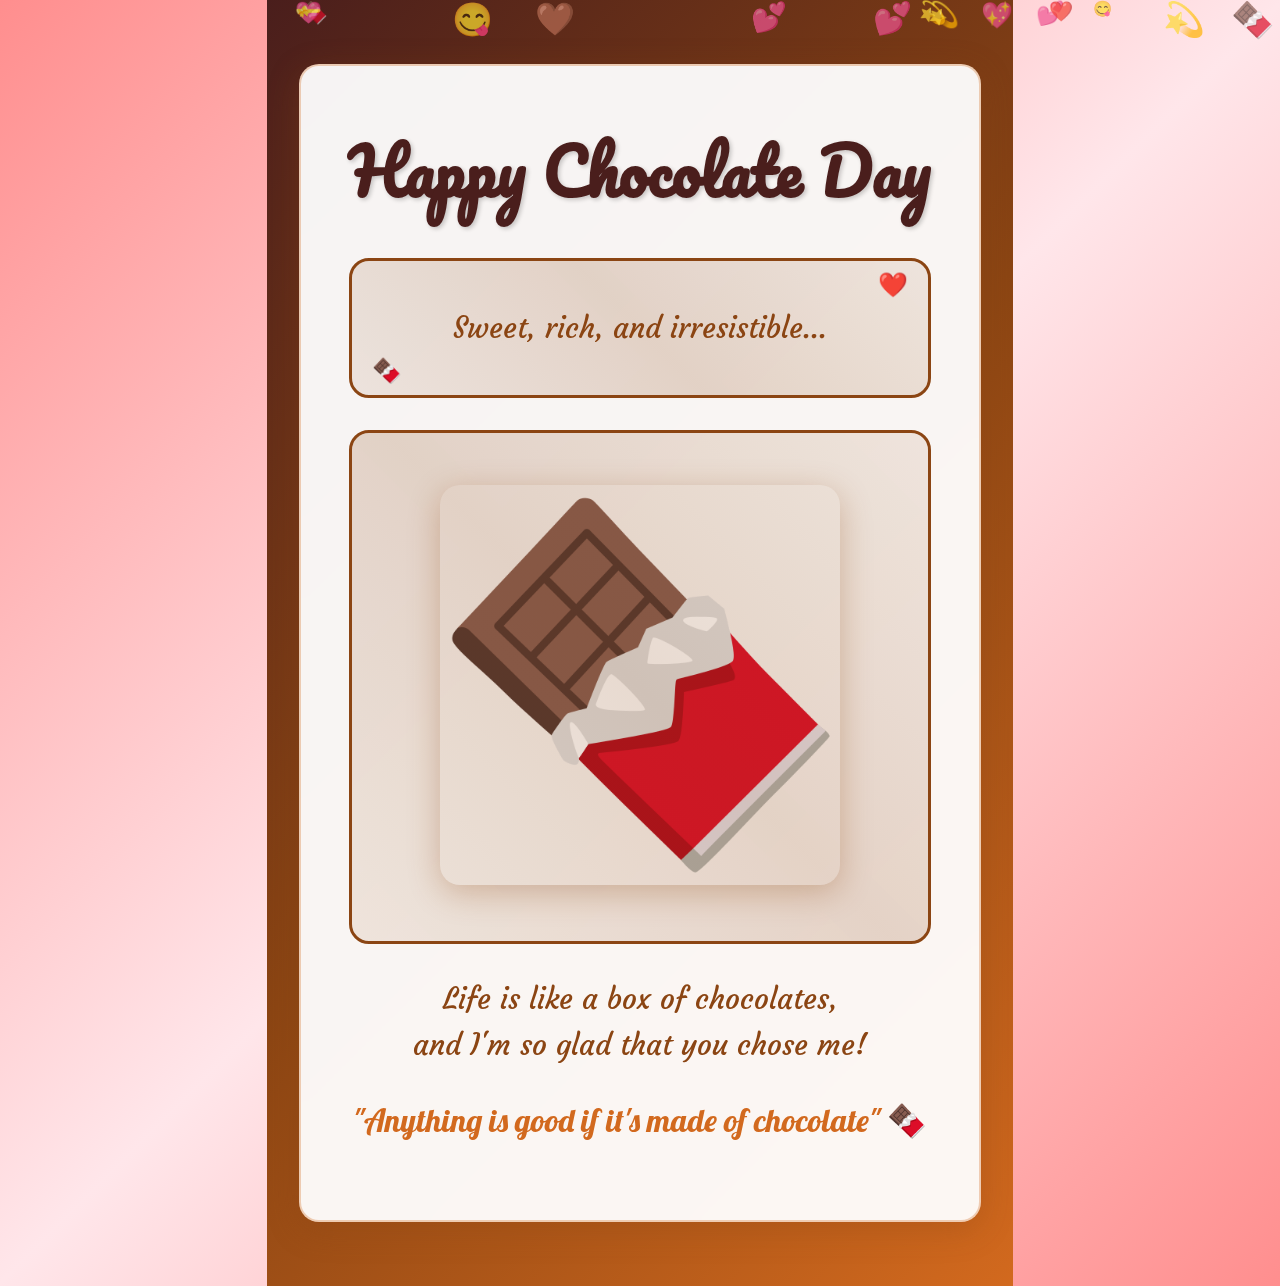
<file: days/chocolate-day.html>
<!DOCTYPE html>
<html lang="en">
<head>
    <meta charset="UTF-8">
    <meta name="viewport" content="width=device-width, initial-scale=1.0">
    <title>Chocolate Day - Valentine's Week</title>
    <link rel="stylesheet" href="../styles.css">
    <link href="https://fonts.googleapis.com/css2?family=Pacifico&family=Courgette&family=Lobster&display=swap" rel="stylesheet">
    <style>
        .chocolate-page {
            position: relative;
            overflow: hidden;
            min-height: 100vh;
            background: linear-gradient(135deg, #4a1e1c, #8B4513, #D2691E);
        }

        .chocolate-content {
            position: relative;
            z-index: 2;
            background: rgba(255, 255, 255, 0.95);
            padding: 3rem;
            border-radius: 20px;
            box-shadow: 0 8px 32px rgba(139, 69, 19, 0.3);
            backdrop-filter: blur(8px);
            border: 2px solid rgba(210, 105, 30, 0.3);
            max-width: 800px;
            margin: 2rem auto;
            text-align: center;
        }

        .chocolate-title {
            font-family: 'Pacifico', cursive;
            font-size: 4rem;
            color: #4a1e1c;
            margin-bottom: 2rem;
            text-shadow: 2px 2px 4px rgba(0, 0, 0, 0.2);
            animation: meltEffect 3s ease-in-out infinite;
        }

        .chocolate-message {
            font-family: 'Courgette', cursive;
            font-size: 1.8rem;
            line-height: 1.6;
            color: #8B4513;
            margin: 1.5rem 0;
        }

        .sweet-quote {
            font-family: 'Lobster', cursive;
            font-size: 2rem;
            color: #D2691E;
            margin: 2rem 0;
            animation: sweetFade 4s ease-in-out infinite;
        }

        @keyframes meltEffect {
            0% { transform: scale(1); opacity: 1; }
            50% { transform: scale(1.05); opacity: 0.8; }
            100% { transform: scale(1); opacity: 1; }
        }

        @keyframes sweetFade {
            0%, 100% { opacity: 0.7; transform: translateY(0); }
            50% { opacity: 1; transform: translateY(-5px); }
        }

        @keyframes floatingChocolates {
            0% { transform: translate(0, 0) rotate(0deg); }
            50% { transform: translate(var(--x), var(--y)) rotate(var(--rot)); }
            100% { transform: translate(0, 0) rotate(0deg); }
        }

        .chocolate-rain {
            position: fixed;
            width: 100%;
            height: 100%;
            pointer-events: none;
            z-index: 1;
        }

        .floating-chocolate {
            position: absolute;
            font-size: 30px;
            animation: chocolateFall linear infinite;
            opacity: 0.7;
        }

        @keyframes chocolateFall {
            0% {
                transform: translateY(-50vh) rotate(0deg);
                opacity: 0;
            }
            10% { opacity: 0.7; }
            90% { opacity: 0.7; }
            100% {
                transform: translateY(150vh) rotate(720deg);
                opacity: 0;
            }
        }

        .chocolate-image {
            border-radius: 20px;
            box-shadow: 0 8px 32px rgba(139, 69, 19, 0.3);
            transition: transform 0.3s ease;
            max-width: 400px;
            margin: 2rem auto;
            animation: floatImage 6s ease-in-out infinite;
        }

        .chocolate-border {
            position: relative;
            padding: 20px;
            border: 3px solid #8B4513;
            border-radius: 20px;
            margin: 2rem 0;
            overflow: hidden;
        }

        .chocolate-border::before {
            content: '';
            position: absolute;
            top: -50%;
            left: -50%;
            width: 200%;
            height: 200%;
            background: linear-gradient(45deg, transparent, rgba(139, 69, 19, 0.2), transparent);
            animation: borderGlow 3s linear infinite;
        }

        @keyframes borderGlow {
            0% { transform: translate(-50%, -50%) rotate(0deg); }
            100% { transform: translate(-50%, -50%) rotate(360deg); }
        }

        .heart-decor {
            position: absolute;
            font-size: 24px;
            animation: heartBeat 2s ease-in-out infinite;
        }

        @keyframes heartBeat {
            0% { transform: scale(1); }
            50% { transform: scale(1.2); }
            100% { transform: scale(1); }
        }
    </style>
</head>
<body>
    <div class="chocolate-page">
        <div class="chocolate-rain" id="chocolateContainer"></div>
        
        <div class="container">
            <div class="chocolate-content">
                <h1 class="chocolate-title">Happy Chocolate Day</h1>
                
                <div class="chocolate-border">
                    <p class="chocolate-message">Sweet, rich, and irresistible...</p>
                    <span class="heart-decor" style="top: 10px; right: 20px;">❤️</span>
                    <span class="heart-decor" style="bottom: 10px; left: 20px;">🍫</span>
                </div>
                
                <div class="chocolate-border">
                    <img src="../images/choclate.png" alt="Chocolate" class="chocolate-image">
                </div>

                <p class="chocolate-message">Life is like a box of chocolates,<br>and I'm so glad that you chose me!</p>
                
                <p class="sweet-quote">"Anything is good if it's made of chocolate" 🍫</p>
            </div>
        </div>
    </div>

    <script>
        function createChocolateRain() {
            const container = document.getElementById('chocolateContainer');
            const emojis = ['🍫', '❤️', '💝', '💖', '😋', '🤎', '💕', '💫'];
            
            function createChocolate() {
                const chocolate = document.createElement('div');
                chocolate.className = 'floating-chocolate';
                chocolate.textContent = emojis[Math.floor(Math.random() * emojis.length)];
                chocolate.style.left = Math.random() * 100 + 'vw';
                chocolate.style.animationDuration = (Math.random() * 5 + 3) + 's';
                chocolate.style.fontSize = (Math.random() * 20 + 15) + 'px';
                container.appendChild(chocolate);

                chocolate.addEventListener('animationend', () => {
                    chocolate.remove();
                });
            }

            // Create initial chocolates
            for(let i = 0; i < 20; i++) {
                createChocolate();
            }

            // Continue creating chocolates
            setInterval(createChocolate, 300);
        }

        createChocolateRain();
    </script>
</body>
</html>
</file>
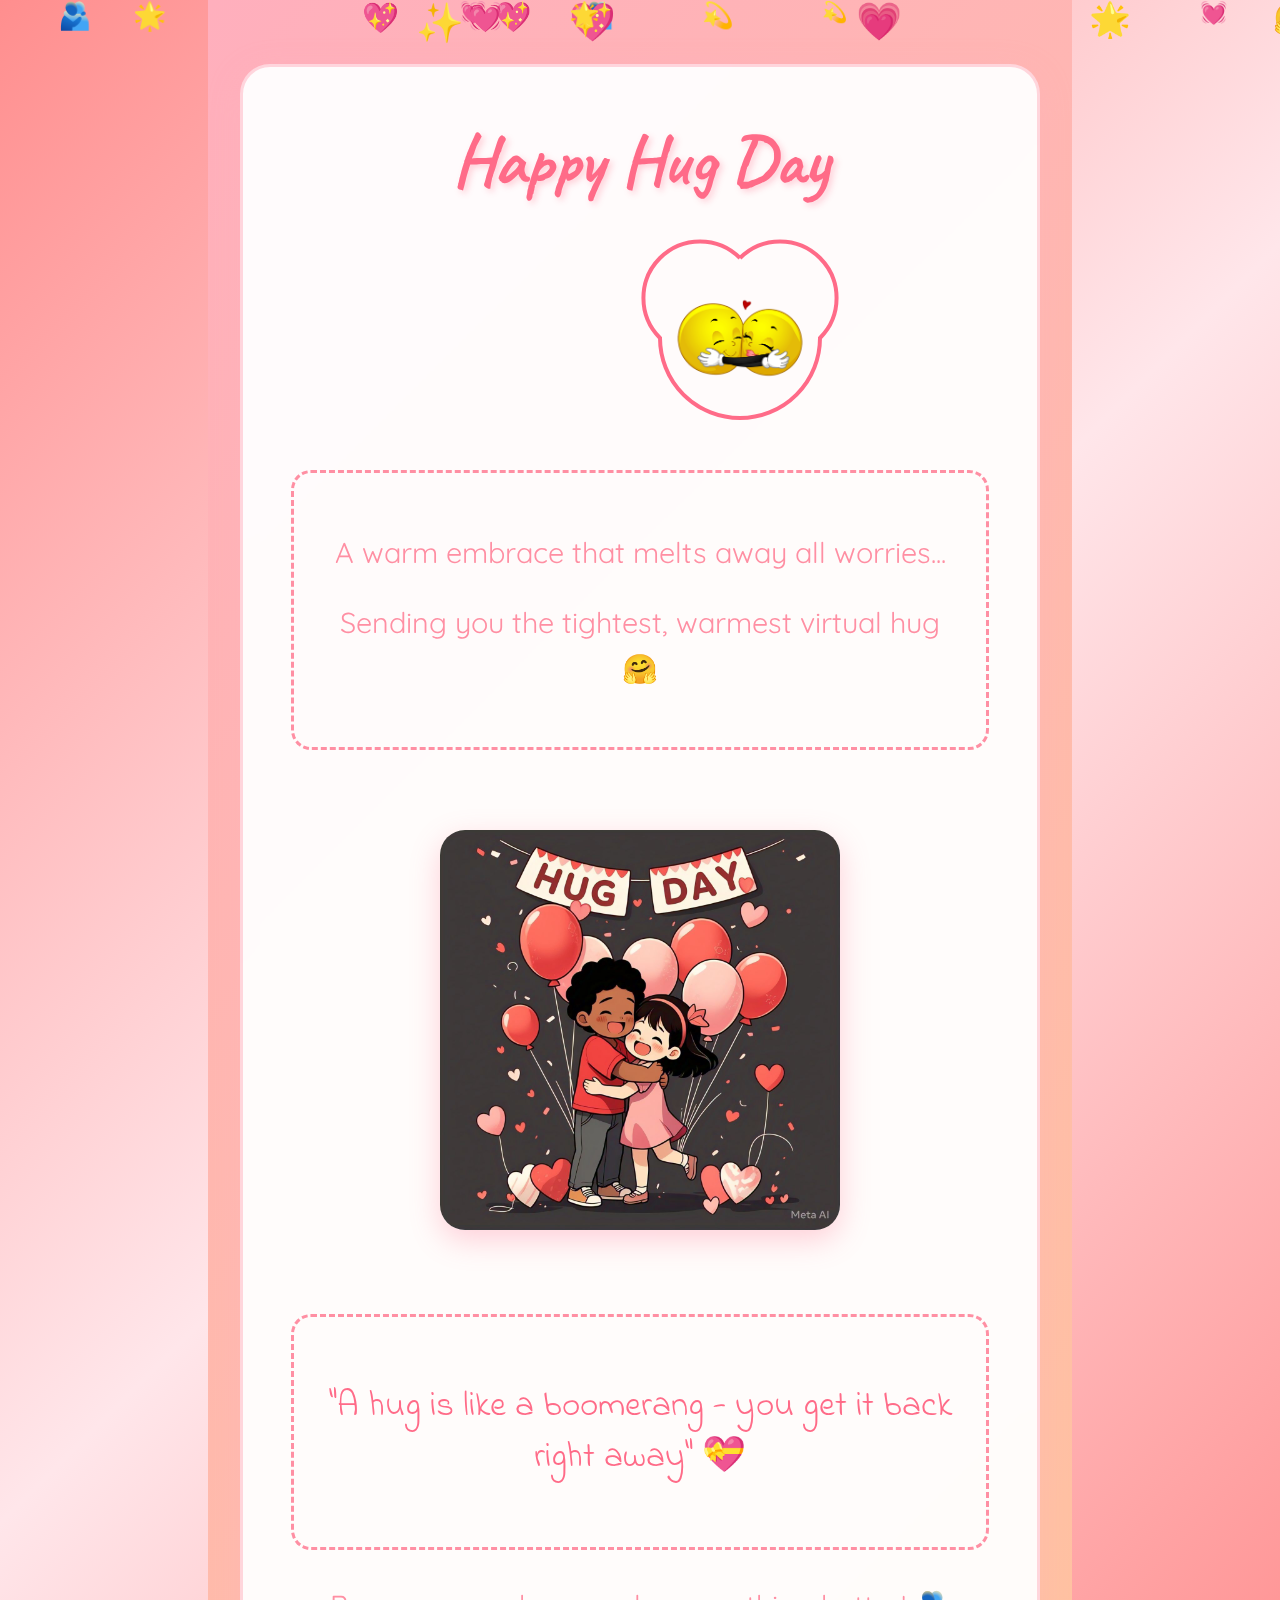
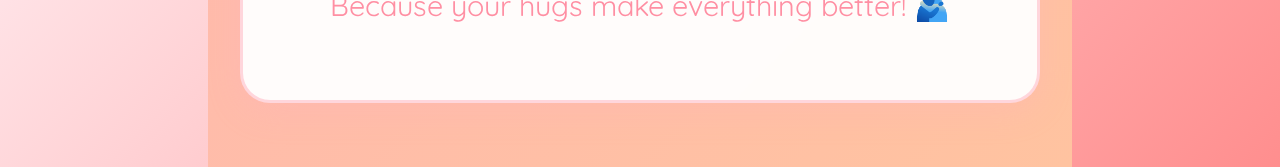
<file: days/hug-day.html>
<!DOCTYPE html>
<html lang="en">
<head>
    <meta charset="UTF-8">
    <meta name="viewport" content="width=device-width, initial-scale=1.0">
    <title>Hug Day - Valentine's Week</title>
    <link rel="stylesheet" href="../styles.css">
    <link href="https://fonts.googleapis.com/css2?family=Quicksand:wght@500&family=Indie+Flower&family=Caveat:wght@700&display=swap" rel="stylesheet">
    <style>
        .hug-page {
            position: relative;
            overflow: hidden;
            min-height: 100vh;
            background: linear-gradient(135deg, #ffafbd, #ffc3a0);
        }

        .hug-content {
            position: relative;
            z-index: 2;
            background: rgba(255, 255, 255, 0.95);
            padding: 3rem;
            border-radius: 30px;
            box-shadow: 0 8px 32px rgba(255, 175, 189, 0.3);
            backdrop-filter: blur(8px);
            border: 3px solid rgba(255, 175, 189, 0.5);
            max-width: 800px;
            margin: 2rem auto;
            text-align: center;
        }

        .hug-title {
            font-family: 'Caveat', cursive;
            font-size: 4.5rem;
            color: #ff6b88;
            margin-bottom: 2rem;
            text-shadow: 3px 3px 6px rgba(255, 107, 136, 0.3);
            animation: warmGlow 3s ease-in-out infinite;
        }

        .hug-message {
            font-family: 'Quicksand', sans-serif;
            font-size: 1.8rem;
            line-height: 1.6;
            color: #ff8fa3;
            margin: 1.5rem 0;
            animation: floatText 5s ease-in-out infinite;
        }

        .hug-quote {
            font-family: 'Indie Flower', cursive;
            font-size: 2.2rem;
            color: #ff6b88;
            margin: 2rem 0;
            animation: gentlePulse 4s ease-in-out infinite;
        }

        .heart-container {
            position: relative;
            margin: 3rem 0;
        }

        .hug-image {
            border-radius: 25px;
            box-shadow: 0 10px 30px rgba(255, 107, 136, 0.3);
            max-width: 400px;
            margin: 2rem auto;
            animation: floatImage 6s ease-in-out infinite;
            transition: transform 0.5s ease;
        }

        .hug-image:hover {
            transform: scale(1.05) rotate(2deg);
        }

        @keyframes warmGlow {
            0%, 100% { text-shadow: 0 0 15px rgba(255, 107, 136, 0.3); }
            50% { text-shadow: 0 0 25px rgba(255, 107, 136, 0.6); }
        }

        @keyframes floatText {
            0%, 100% { transform: translateY(0); }
            50% { transform: translateY(-8px); }
        }

        @keyframes gentlePulse {
            0%, 100% { transform: scale(1); opacity: 0.8; }
            50% { transform: scale(1.05); opacity: 1; }
        }

        .floating-hearts {
            position: fixed;
            width: 100%;
            height: 100%;
            pointer-events: none;
            z-index: 1;
        }

        .heart {
            position: absolute;
            animation: floatHeart var(--duration) ease-in-out infinite;
            opacity: 0;
        }

        @keyframes floatHeart {
            0% { transform: translate(var(--startX), 120vh) scale(0.3); opacity: 0; }
            20% { opacity: 0.8; }
            80% { opacity: 0.8; }
            100% { transform: translate(var(--endX), -20vh) scale(1.2); opacity: 0; }
        }

        .hug-svg-container {
            position: relative;
            width: 200px;
            height: 200px;
            margin: 2rem auto;
            animation: rotateContainer 20s linear infinite;
        }

        @keyframes rotateContainer {
            0% { transform: rotate(0deg); }
            100% { transform: rotate(360deg); }
        }

        .love-circle {
            position: absolute;
            width: 100%;
            height: 100%;
            animation: pulseCircle 3s ease-in-out infinite;
        }

        @keyframes pulseCircle {
            0%, 100% { transform: scale(1); opacity: 0.5; }
            50% { transform: scale(1.1); opacity: 0.8; }
        }

        .floating-emoji {
            position: fixed;
            pointer-events: none;
            z-index: 0;
            animation: floatEmoji 10s linear infinite;
        }

        @keyframes floatEmoji {
            0% { transform: translateY(100vh) rotate(0deg); opacity: 0; }
            10% { opacity: 0.7; }
            90% { opacity: 0.7; }
            100% { transform: translateY(-20vh) rotate(360deg); opacity: 0; }
        }

        .hug-border {
            position: relative;
            padding: 2rem;
            border: 3px dashed #ff8fa3;
            border-radius: 20px;
            margin: 2rem 0;
            overflow: hidden;
            animation: borderPulse 4s ease-in-out infinite;
        }

        @keyframes borderPulse {
            0%, 100% { border-color: #ff8fa3; }
            50% { border-color: #ff6b88; }
        }
    </style>
</head>
<body>
    <div class="hug-page">
        <div id="emojiContainer"></div>
        <div id="heartsContainer"></div>
        
        <div class="container">
            <div class="hug-content">
                <h1 class="hug-title">Happy Hug Day</h1>
                
                <div class="hug-svg-container">
                    
                    <svg class="love-circle" viewBox="0 0 100 100">
                        <path fill="none" stroke="#ff6b88" stroke-width="2" d="M50,10 A20,20 0 0,1 90,50 A40,40 0 0,1 50,90 A40,40 0 0,1 10,50 A20,20 0 0,1 50,10" />
                        <image href="../images/Hug-Emoji.png" x="15" y="15" height="70" width="70" preserveAspectRatio="xMidYMid meet" />
                       
                    </svg>
                </div>

                <div class="hug-border">
                    <p class="hug-message">A warm embrace that melts away all worries...</p>
                    <p class="hug-message">Sending you the tightest, warmest virtual hug 🤗</p>
                </div>
                
                <div class="heart-container">
                    <img src="../images/hug day.jpg" alt="Hug" class="hug-image">
                </div>

                <div class="hug-border">
                    <p class="hug-quote">"A hug is like a boomerang - you get it back right away" 💝</p>
                </div>
                
                <p class="hug-message">Because your hugs make everything better! 🫂</p>
            </div>
        </div>
    </div>

    <script>
        function createFloatingElements() {
            const emojis = ['🫂', '🤗', '💝', '💖', '💗', '💓', '💕', '✨', '💫', '🌟'];
            const container = document.getElementById('emojiContainer');
            
            function createEmoji() {
                const emoji = document.createElement('div');
                emoji.className = 'floating-emoji';
                emoji.textContent = emojis[Math.floor(Math.random() * emojis.length)];
                emoji.style.left = Math.random() * 100 + 'vw';
                emoji.style.fontSize = (Math.random() * 20 + 20) + 'px';
                emoji.style.animationDuration = (Math.random() * 5 + 8) + 's';
                container.appendChild(emoji);
                
                emoji.addEventListener('animationend', () => {
                    emoji.remove();
                });
            }

            setInterval(createEmoji, 600);
            for(let i = 0; i < 15; i++) createEmoji();
        }

        function createFloatingHearts() {
            const container = document.getElementById('heartsContainer');
            const colors = ['#ff6b88', '#ff8fa3', '#ffafbd', '#ffc3a0'];
            
            function createHeart() {
                const heart = document.createElement('div');
                heart.className = 'heart';
                heart.innerHTML = `<svg width="20" height="20" viewBox="0 0 20 20">
                    <path fill="${colors[Math.floor(Math.random() * colors.length)]}" 
                          d="M10,3 C8,1 4,1 2,3 C0,5 0,8 2,10 L10,18 L18,10 C20,8 20,5 18,3 C16,1 12,1 10,3 Z"/>
                </svg>`;
                
                const startX = Math.random() * 100 + 'vw';
                const endX = (Math.random() - 0.5) * 50 + 'vw';
                heart.style.setProperty('--startX', startX);
                heart.style.setProperty('--endX', endX);
                heart.style.setProperty('--duration', (Math.random() * 3 + 6) + 's');
                heart.style.left = startX;
                
                container.appendChild(heart);
                heart.addEventListener('animationend', () => heart.remove());
            }

            setInterval(createHeart, 800);
            for(let i = 0; i < 10; i++) createHeart();
        }

        createFloatingElements();
        createFloatingHearts();
    </script>
</body>
</html>
</file>
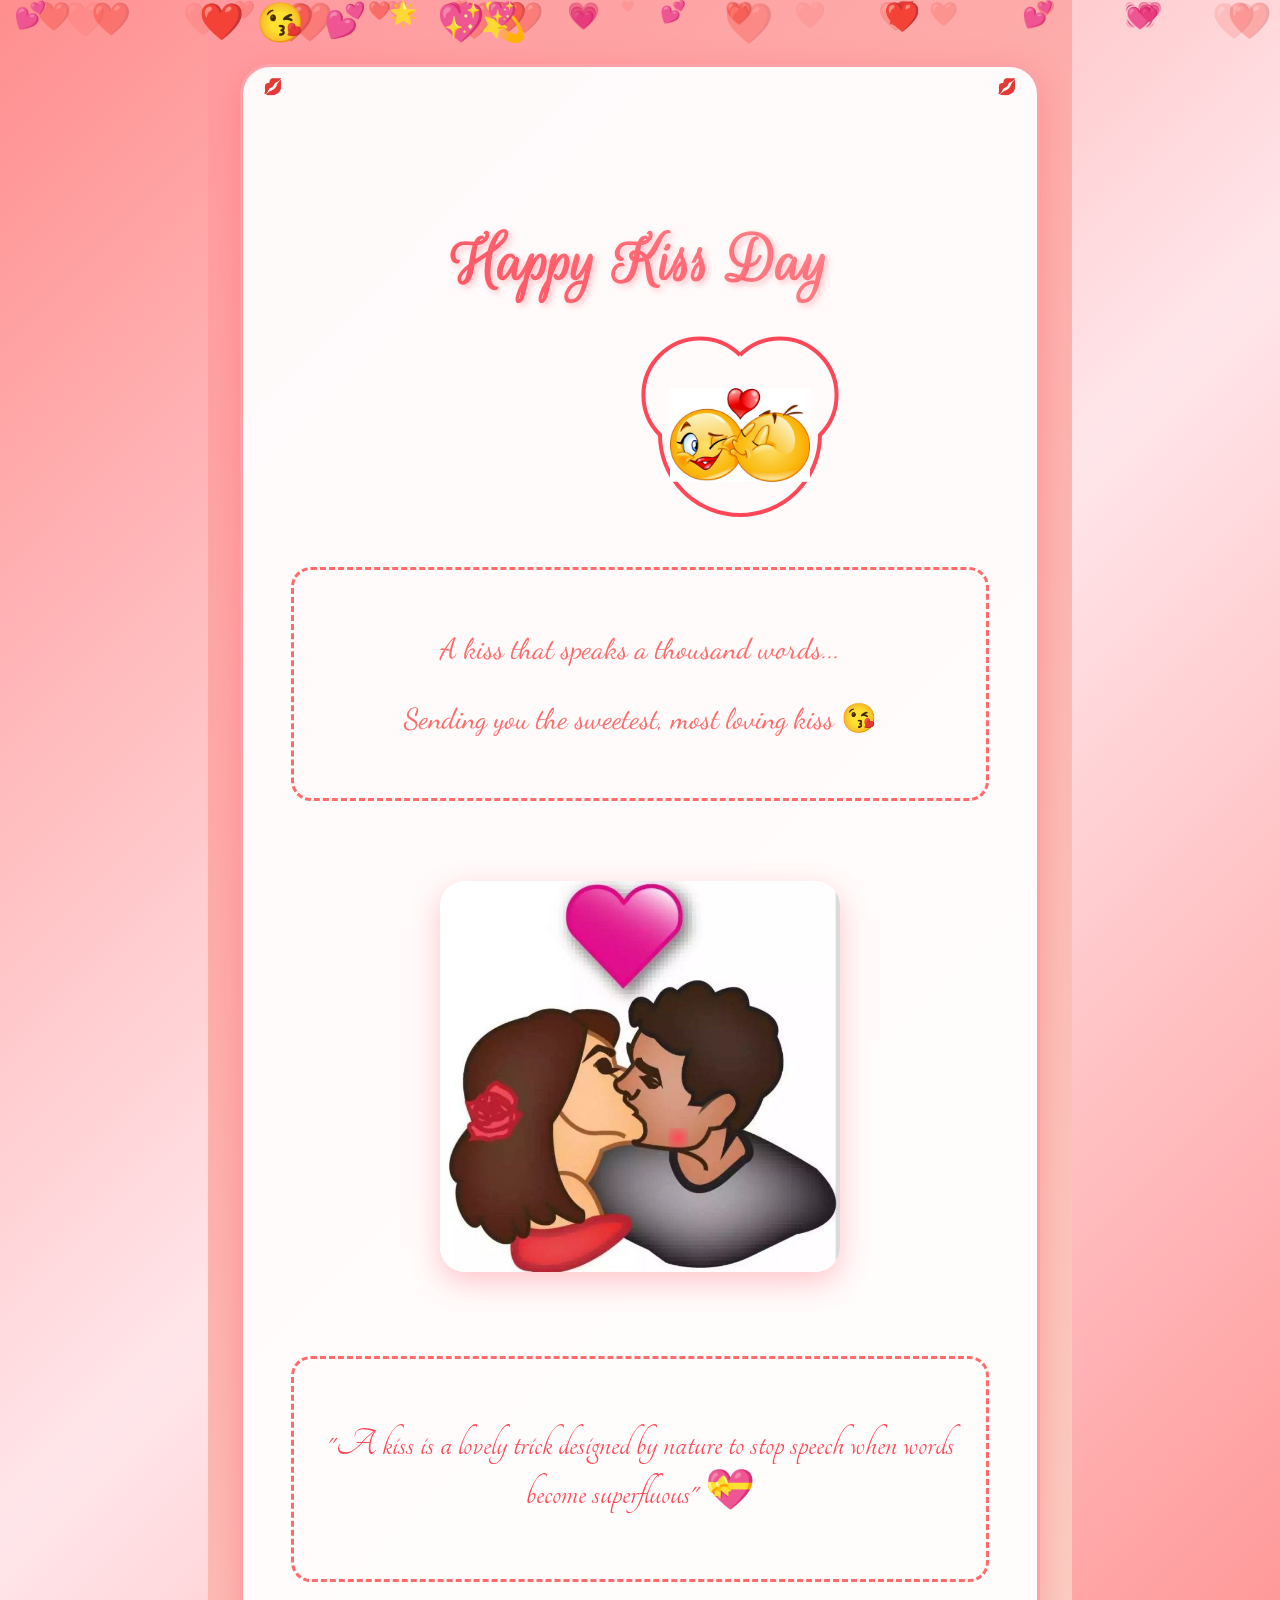
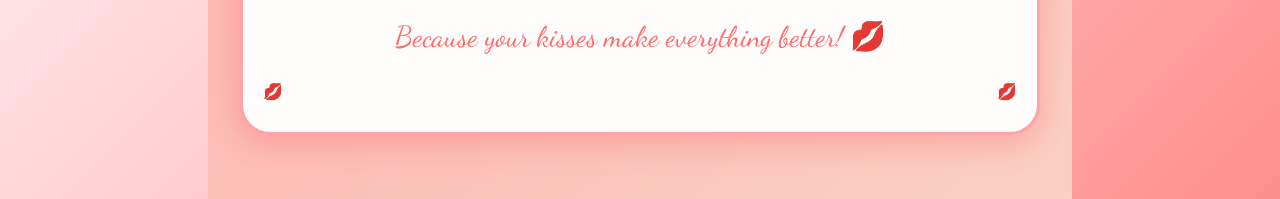
<file: days/kiss-day.html>
<!DOCTYPE html>
<html lang="en">
<head>
    <meta charset="UTF-8">
    <meta name="viewport" content="width=device-width, initial-scale=1.0">
    <title>Kiss Day - Valentine's Week</title>
    <link rel="stylesheet" href="../styles.css">
    <link href="https://fonts.googleapis.com/css2?family=Pacifico&family=Courgette&family=Great+Vibes&display=swap" rel="stylesheet">
    <link href="https://fonts.googleapis.com/css2?family=Rouge+Script&family=Dancing+Script:wght@700&family=Tangerine:wght@700&display=swap" rel="stylesheet">
    <style>
        .kiss-page {
            position: relative;
            overflow: hidden;
            min-height: 100vh;
            background: linear-gradient(135deg, #ff9a9e, #fad0c4);
        }

        .kiss-content {
            position: relative;
            z-index: 2;
            background: rgba(255, 255, 255, 0.95);
            padding: 3rem;
            border-radius: 30px;
            box-shadow: 0 8px 32px rgba(255, 71, 87, 0.3);
            backdrop-filter: blur(8px);
            border: 3px solid rgba(255, 71, 87, 0.5);
            max-width: 800px;
            margin: 2rem auto;
            text-align: center;
        }

        .kiss-title {
            font-family: 'Rouge Script', cursive;
            font-size: clamp(3rem, 8vw, 4.5rem);
            background: linear-gradient(45deg, #ff4757, #ff9a9e);
            -webkit-background-clip: text;
            -webkit-text-fill-color: transparent;
            animation: shimmer 3s infinite;
            margin-bottom: 2rem;
            text-shadow: 3px 3px 6px rgba(255, 71, 87, 0.3);
        }

        .kiss-message {
            font-family: 'Dancing Script', cursive;
            font-size: clamp(1.2rem, 4vw, 1.8rem);
            line-height: 1.6;
            color: #ff6b6b;
            margin: 1.5rem 0;
            animation: floatText 5s ease-in-out infinite;
        }

        .kiss-quote {
            font-family: 'Tangerine', cursive;
            font-size: clamp(1.8rem, 5vw, 2.5rem);
            color: #ff4757;
            margin: 2rem 0;
            animation: gentlePulse 4s ease-in-out infinite;
        }

        .kiss-image-container {
            position: relative;
            margin: 3rem 0;
        }

        .kiss-image {
            border-radius: 25px;
            box-shadow: 0 10px 30px rgba(255, 71, 87, 0.3);
            max-width: 400px;
            margin: 2rem auto;
            animation: floatImage 6s ease-in-out infinite;
            transition: transform 0.5s ease;
        }

        .kiss-image:hover {
            transform: scale(1.05) rotate(2deg);
        }

        @keyframes glowText {
            0%, 100% { text-shadow: 0 0 15px rgba(255, 71, 87, 0.3); }
            50% { text-shadow: 0 0 25px rgba(255, 71, 87, 0.6); }
        }

        @keyframes floatText {
            0%, 100% { transform: translateY(0); }
            50% { transform: translateY(-8px); }
        }

        @keyframes gentlePulse {
            0%, 100% { transform: scale(1); opacity: 0.8; }
            50% { transform: scale(1.05); opacity: 1; }
        }

        .floating-kisses {
            position: fixed;
            width: 100%;
            height: 100%;
            pointer-events: none;
            z-index: 1;
        }

        .kiss {
            position: absolute;
            animation: floatKiss var(--duration) ease-in-out infinite;
            opacity: 0;
        }

        @keyframes floatKiss {
            0% { transform: translate(var(--startX), 120vh) scale(0.3); opacity: 0; }
            20% { opacity: 0.8; }
            80% { opacity: 0.8; }
            100% { transform: translate(var(--endX), -20vh) scale(1.2); opacity: 0; }
        }

        .kiss-svg-container {
            position: relative;
            width: 200px;
            height: 200px;
            margin: 2rem auto;
            animation: rotateContainer 20s linear infinite;
        }

        @keyframes rotateContainer {
            0% { transform: rotate(0deg); }
            100% { transform: rotate(360deg); }
        }

        .love-circle {
            position: absolute;
            width: 100%;
            height: 100%;
            animation: pulseCircle 3s ease-in-out infinite;
        }

        @keyframes pulseCircle {
            0%, 100% { transform: scale(1); opacity: 0.5; }
            50% { transform: scale(1.1); opacity: 0.8; }
        }

        .floating-emoji {
            position: fixed;
            pointer-events: none;
            z-index: 0;
            animation: floatEmoji 10s linear infinite;
        }

        @keyframes floatEmoji {
            0% { transform: translateY(100vh) rotate(0deg); opacity: 0; }
            10% { opacity: 0.7; }
            90% { opacity: 0.7; }
            100% { transform: translateY(-20vh) rotate(360deg); opacity: 0; }
        }

        .kiss-border {
            position: relative;
            padding: 2rem;
            border: 3px dashed #ff6b6b;
            border-radius: 20px;
            margin: 2rem 0;
            overflow: hidden;
            animation: borderPulse 4s ease-in-out infinite;
        }

        @keyframes borderPulse {
            0%, 100% { border-color: #ff6b6b; }
            50% { border-color: #ff4757; }
        }

        @keyframes shimmer {
            0% { background-position: -200% center; }
            100% { background-position: 200% center; }
        }

        .floating-hearts-bg {
            position: fixed;
            width: 100%;
            height: 100%;
            pointer-events: none;
            z-index: 0;
        }

        .heart-path {
            stroke-dasharray: 1000;
            stroke-dashoffset: 1000;
            animation: drawHeart 4s ease-out forwards infinite;
            filter: drop-shadow(0 0 5px rgba(255, 71, 87, 0.5));
        }

        @keyframes drawHeart {
            to { stroke-dashoffset: 0; }
        }

        .kiss-decoration {
            position: absolute;
            width: 40px;
            height: 40px;
            animation: spin-float 8s linear infinite;
        }

        @keyframes spin-float {
            0% { transform: rotate(0deg) translate(0, 0); }
            50% { transform: rotate(180deg) translate(10px, -10px); }
            100% { transform: rotate(360deg) translate(0, 0); }
        }

        .ripple-effect {
            position: absolute;
            border: 2px solid #ff4757;
            border-radius: 50%;
            animation: ripple 3s linear infinite;
            opacity: 0;
        }

        @keyframes ripple {
            0% { transform: scale(1); opacity: 0.5; }
            100% { transform: scale(3); opacity: 0; }
        }

        .kiss-sparkle {
            position: absolute;
            width: 20px;
            height: 20px;
            background: radial-gradient(circle, #ff4757, transparent);
            animation: sparkle 2s ease-in-out infinite;
        }

        @keyframes sparkle {
            0%, 100% { transform: scale(0) rotate(0deg); opacity: 0; }
            50% { transform: scale(1) rotate(180deg); opacity: 1; }
        }

        @media (max-width: 768px) {
            .kiss-content {
                padding: 2rem;
                margin: 1rem;
            }

            .kiss-decoration {
                width: 30px;
                height: 30px;
            }
        }

        .flying-kiss {
            position: fixed;
            pointer-events: none;
            z-index: 3; /* Increased z-index to show above other elements */
            opacity: 0;
            width: 60px;  /* Increased size */
            height: 60px;
            animation: flyKiss var(--duration) cubic-bezier(0.4, 0, 0.2, 1);
        }

        @keyframes flyKiss {
            0% {
                transform: translate(-50%, -50%) scale(0.2) rotate(0deg);
                opacity: 0;
            }
            20% {
                opacity: 1;
                transform: translate(-50%, -50%) scale(1.2) rotate(10deg);
            }
            60% {
                opacity: 1;
                transform: translate(var(--moveX), var(--moveY)) scale(1) rotate(var(--rotate));
            }
            100% {
                transform: translate(var(--moveX), var(--moveY)) scale(2) rotate(var(--rotate));
                opacity: 0;
            }
        }

        .kiss-lips {
            width: 100%;
            height: 100%;
            filter: drop-shadow(0 0 10px rgba(255, 71, 87, 0.7));
        }
        

        

        #flyingKissContainer {
            position: fixed;
            top: 0;
            left: 0;
            width: 100vw;
            height: 100vh;
            pointer-events: none;
            z-index: 1000;
        }
    </style>
</head>
<body>
   
    <div class="kiss-page">
        
        <div class="floating-hearts-bg" id="heartsBg"></div>
        <div id="emojiContainer"></div>
        <div id="kissesContainer"></div>
        <div id="flyingKissContainer"></div>
        
        
        <div class="container">
            <div class="kiss-content">
                <div class="decorative-frame">
                    <svg class="heart-path" viewBox="0 0 100 100" width="100" height="100">
                        <path fill="none" stroke="#ff4757" stroke-width="2"
                              d="M50,30 C20,0 0,20 0,40 C0,60 20,70 50,90 C80,70 100,60 100,40 C100,20 80,0 50,30 Z"/>
                    </svg>
                </div>
                <h1 class="kiss-title">Happy Kiss Day</h1>
                
                <div class="kiss-svg-container">
                    <svg class="love-circle" viewBox="0 0 100 100">
                        <path fill="none" stroke="#ff4757" stroke-width="2" 
                              d="M50,10 A20,20 0 0,1 90,50 A40,40 0 0,1 50,90 A40,40 0 0,1 10,50 A20,20 0 0,1 50,10" />
                              <image href="../images/kiss3.jpg" x="15" y="15" height="70" width="70" preserveAspectRatio="xMidYMid meet" />
                    </svg>
                </div>

                <div class="kiss-border">
                    <p class="kiss-message">A kiss that speaks a thousand words...</p>
                    <p class="kiss-message">Sending you the sweetest, most loving kiss 😘</p>
                </div>
                
                <div class="kiss-image-container">
                    <img src="../images/kiss.jpg" alt="Kiss" class="kiss-image">
                </div>

                <div class="kiss-border">
                    <p class="kiss-quote">"A kiss is a lovely trick designed by nature to stop speech when words become superfluous" 💝</p>
                </div>
                
                <p class="kiss-message">Because your kisses make everything better! 💋</p>
            </div>
        </div>
    </div>

    <script>
        function createFloatingElements() {
            const emojis = ['💋', '😘', '❤️', '💖', '💗', '💓', '💕', '✨', '💫', '🌟'];
            const container = document.getElementById('emojiContainer');
            
            function createEmoji() {
                const emoji = document.createElement('div');
                emoji.className = 'floating-emoji';
                emoji.textContent = emojis[Math.floor(Math.random() * emojis.length)];
                emoji.style.left = Math.random() * 100 + 'vw';
                emoji.style.fontSize = (Math.random() * 20 + 20) + 'px';
                emoji.style.animationDuration = (Math.random() * 5 + 8) + 's';
                container.appendChild(emoji);
                
                emoji.addEventListener('animationend', () => {
                    emoji.remove();
                });
            }

            setInterval(createEmoji, 600);
            for(let i = 0; i < 15; i++) createEmoji();
        }

        function createFloatingKisses() {
            const container = document.getElementById('kissesContainer');
            const colors = ['#ff4757', '#ff6b6b', '#ff9a9e', '#fad0c4'];
            
            function createKiss() {
                const kiss = document.createElement('div');
                kiss.className = 'kiss';
                kiss.innerHTML = `<svg width="20" height="20" viewBox="0 0 20 20">
                    <path fill="${colors[Math.floor(Math.random() * colors.length)]}" 
                          d="M10,3 C8,1 4,1 2,3 C0,5 0,8 2,10 L10,18 L18,10 C20,8 20,5 18,3 C16,1 12,1 10,3 Z"/>
                </svg>`;
                
                const startX = Math.random() * 100 + 'vw';
                const endX = (Math.random() - 0.5) * 50 + 'vw';
                kiss.style.setProperty('--startX', startX);
                kiss.style.setProperty('--endX', endX);
                kiss.style.setProperty('--duration', (Math.random() * 3 + 6) + 's');
                kiss.style.left = startX;
                
                container.appendChild(kiss);
                kiss.addEventListener('animationend', () => kiss.remove());
            }

            setInterval(createKiss, 800);
            for(let i = 0; i < 10; i++) createKiss();
        }

        function createDecorations() {
            const container = document.querySelector('.kiss-content');
            const positions = [
                { top: '10px', left: '10px' },
                { top: '10px', right: '10px' },
                { bottom: '10px', left: '10px' },
                { bottom: '10px', right: '10px' }
            ];

            positions.forEach(pos => {
                const deco = document.createElement('div');
                deco.className = 'kiss-decoration';
                Object.assign(deco.style, pos);
                deco.innerHTML = '💋';
                container.appendChild(deco);

                const ripple = document.createElement('div');
                ripple.className = 'ripple-effect';
                Object.assign(ripple.style, pos);
                container.appendChild(ripple);
            });
        }

        function createHeartBackground() {
            const container = document.getElementById('heartsBg');
            const colors = ['#ff4757', '#ff6b6b', '#ff9a9e'];
            
            function createHeart() {
                const heart = document.createElement('div');
                heart.className = 'floating-emoji';
                heart.style.left = Math.random() * 100 + 'vw';
                heart.style.color = colors[Math.floor(Math.random() * colors.length)];
                heart.style.fontSize = (Math.random() * 30 + 10) + 'px';
                heart.style.opacity = Math.random() * 0.5 + 0.1;
                heart.innerHTML = '❤️';
                heart.style.animationDuration = (Math.random() * 6 + 4) + 's';
                container.appendChild(heart);

                heart.addEventListener('animationend', () => heart.remove());
            }

            setInterval(createHeart, 300);
            for(let i = 0; i < 20; i++) createHeart();
        }

        function addSparkles() {
            const container = document.querySelector('.kiss-image-container');
            
            function createSparkle() {
                const sparkle = document.createElement('div');
                sparkle.className = 'kiss-sparkle';
                sparkle.style.left = Math.random() * 100 + '%';
                sparkle.style.top = Math.random() * 100 + '%';
                sparkle.style.animationDelay = Math.random() * 2 + 's';
                container.appendChild(sparkle);

                setTimeout(() => sparkle.remove(), 2000);
            }

            setInterval(createSparkle, 500);
        }

        function createFlyingKisses() {
            const container = document.getElementById('flyingKissContainer');
            
            function createKiss() {
                const kiss = document.createElement('div');
                kiss.className = 'flying-kiss';
                
                const img = document.createElement('img');
                img.src = '../images/kiss2.svg';
                img.className = 'kiss-lips';
                kiss.appendChild(img);

                setInterval(() => {
        let randomLeft = Math.random() * 90;
        let randomTop = Math.random() * 90;

        
        kiss.style.left = randomLeft + "%";
        kiss.style.top = randomTop + "%";
    }, 1000); // Runs every 1 second

                // Position kiss in center of screen initially
                
                // Calculate random end position (towards viewer)
                const angle = Math.random() * Math.PI * 2;
                const distance = Math.min(window.innerWidth, window.innerHeight) * 0.8;
                const moveX = Math.cos(angle) * distance;
                const moveY = Math.sin(angle) * distance;
                
                // Random rotation
                const rotate = (Math.random() * 40 - 20) + 'deg';
                const duration = (Math.random() * 2 + 3) + 's'; // 3-5 seconds

                kiss.style.setProperty('--moveX', `${moveX}px`);
                kiss.style.setProperty('--moveY', `${moveY}px`);
                kiss.style.setProperty('--rotate', rotate);
                kiss.style.setProperty('--duration', duration);

                container.appendChild(kiss);

                // Create trail effect
                const trail = kiss.cloneNode(true);
                trail.classList.add('kiss-trail');
                container.appendChild(trail);

                kiss.addEventListener('animationend', () => kiss.remove());
                setTimeout(() => trail.remove(), 1500);
            }

            // Create kisses more frequently
            setInterval(createKiss, 800);
            
            // Initial batch
            for(let i = 0; i < 5; i++) {
                setTimeout(() => createKiss(), i * 300);
            }
        }

        // Call all animation functions together
        window.addEventListener('DOMContentLoaded', () => {
            createFloatingElements();
            createFloatingKisses();
            createDecorations();
            createHeartBackground();
            addSparkles();
            createFlyingKisses();
        });
    </script>
</body>
</html>
</file>
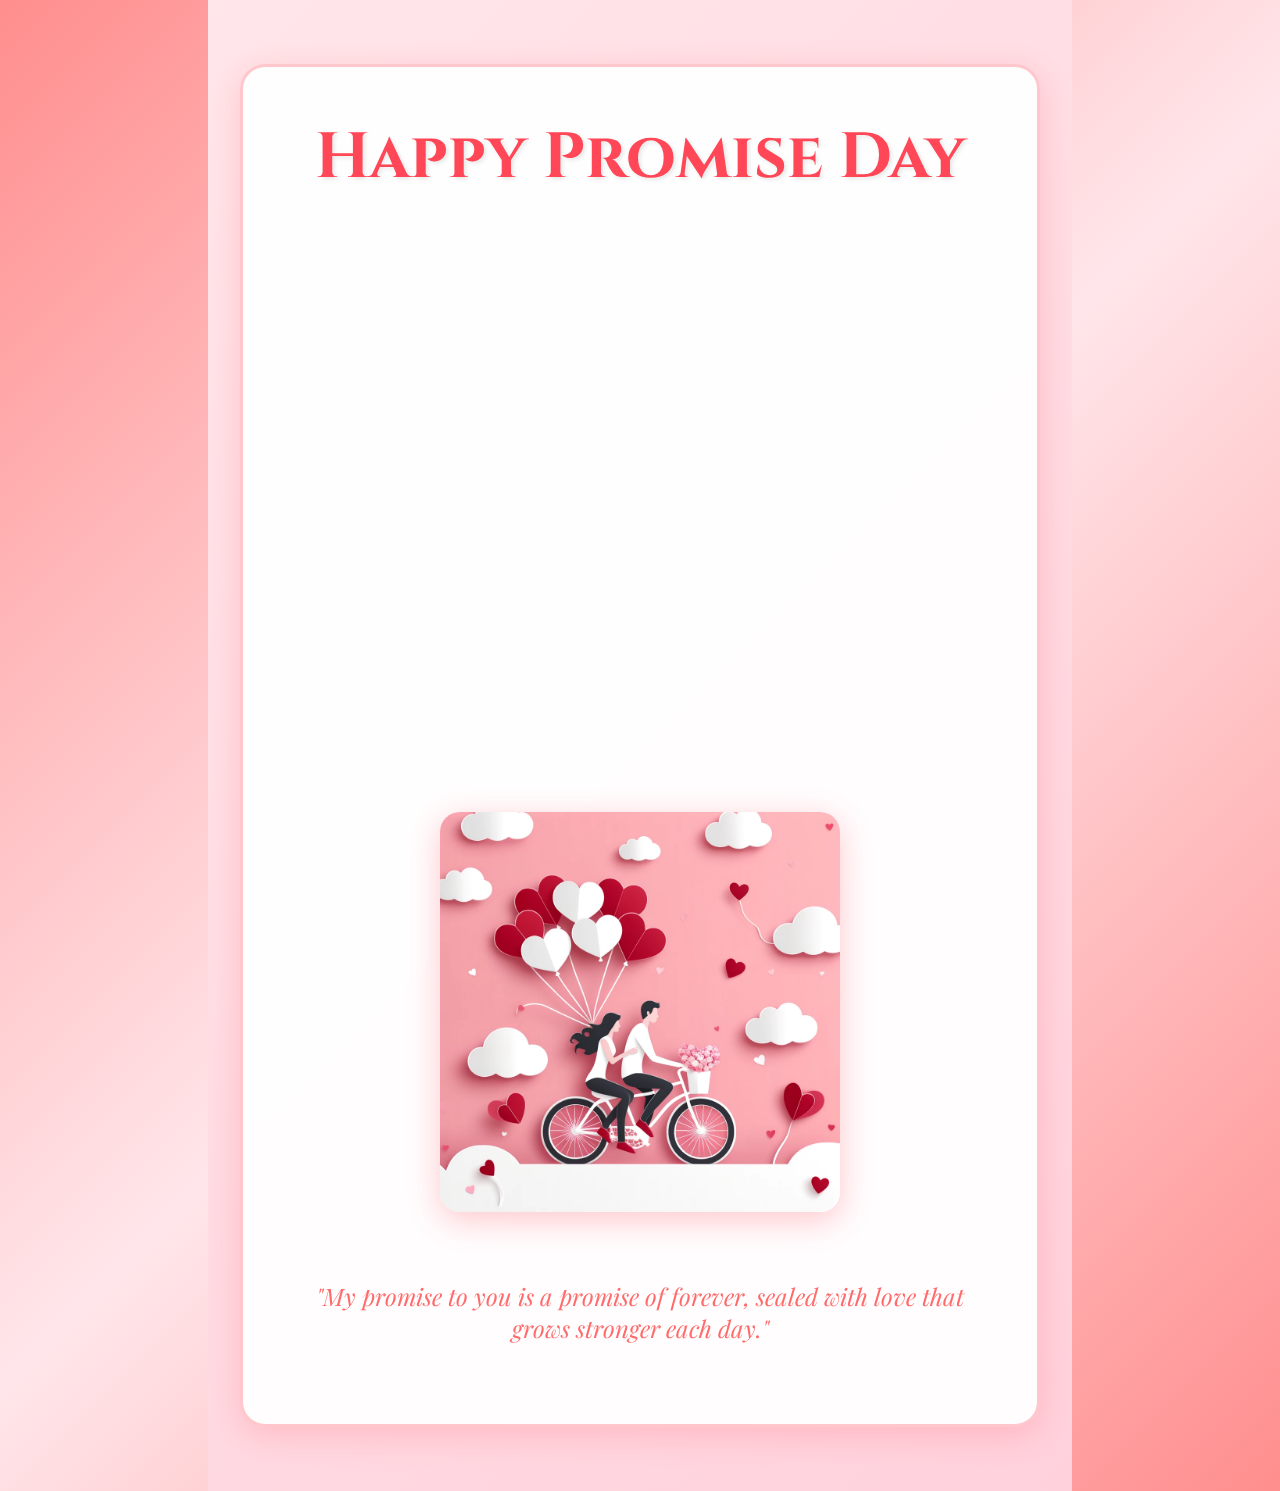
<file: days/promise-day.html>
<!DOCTYPE html>
<html lang="en">
<head>
    <meta charset="UTF-8">
    <meta name="viewport" content="width=device-width, initial-scale=1.0">
    <title>Promise Day - Valentine's Week</title>
    <link rel="stylesheet" href="../styles.css">
    <link href="https://fonts.googleapis.com/css2?family=Cinzel:wght@600&family=Cormorant+Garamond:wght@600&family=Playfair+Display&display=swap" rel="stylesheet">
    <style>
        .promise-page {
            position: relative;
            overflow: hidden;
            min-height: 100vh;
            background: linear-gradient(135deg, #ffe6ea, #ffd1dc);
        }

        .promise-content {
            position: relative;
            z-index: 2;
            background: rgba(255, 255, 255, 0.95);
            padding: 3rem;
            border-radius: 25px;
            box-shadow: 0 8px 32px rgba(255, 71, 87, 0.2);
            backdrop-filter: blur(8px);
            border: 3px solid rgba(255, 71, 87, 0.3);
            max-width: 800px;
            margin: 2rem auto;
            text-align: center;
        }

        .promise-title {
            font-family: 'Cinzel', serif;
            font-size: 4rem;
            color: #ff4757;
            margin-bottom: 2rem;
            text-shadow: 2px 2px 4px rgba(0, 0, 0, 0.1);
            animation: glowPromise 3s ease-in-out infinite;
        }

        .promise-list {
            font-family: 'Cormorant Garamond', serif;
            font-size: 1.8rem;
            line-height: 1.8;
            margin: 2rem 0;
        }

        .promise-item {
            position: relative;
            padding: 1rem;
            margin: 1rem 0;
            border-left: 4px solid #ff4757;
            background: rgba(255, 255, 255, 0.7);
            border-radius: 10px;
            transform-origin: left;
            animation: promiseReveal 0.5s ease-out forwards;
            opacity: 0;
        }

        .promise-quote {
            font-family: 'Playfair Display', serif;
            font-size: 1.5rem;
            color: #ff6b6b;
            margin: 2rem 0;
            font-style: italic;
            animation: quoteFloat 4s ease-in-out infinite;
        }

        @keyframes glowPromise {
            0%, 100% { text-shadow: 0 0 10px rgba(255, 71, 87, 0.5); }
            50% { text-shadow: 0 0 20px rgba(255, 71, 87, 0.8); }
        }

        @keyframes promiseReveal {
            from {
                transform: translateX(-20px);
                opacity: 0;
            }
            to {
                transform: translateX(0);
                opacity: 1;
            }
        }

        @keyframes quoteFloat {
            0%, 100% { transform: translateY(0); }
            50% { transform: translateY(-10px); }
        }

        .floating-emoji {
            position: fixed;
            pointer-events: none;
            z-index: 1;
            animation: floatEmoji 8s linear infinite;
            opacity: 0;
        }

        @keyframes floatEmoji {
            0% {
                transform: translateY(100vh) rotate(0deg);
                opacity: 0;
            }
            10% { opacity: 0.7; }
            90% { opacity: 0.7; }
            100% {
                transform: translateY(-20vh) rotate(360deg);
                opacity: 0;
            }
        }

        .infinity-symbol {
            position: relative;
            width: 200px;
            height: 100px;
            margin: 2rem auto;
        }

        .infinity-path {
            stroke-dasharray: 1000;
            stroke-dashoffset: 1000;
            animation: drawInfinity 4s ease-out forwards infinite;
        }

        @keyframes drawInfinity {
            to {
                stroke-dashoffset: 0;
            }
        }

        .promise-image {
            border-radius: 20px;
            box-shadow: 0 8px 32px rgba(255, 71, 87, 0.3);
            transition: transform 0.3s ease;
            max-width: 400px;
            margin: 2rem auto;
            animation: imageFloat 6s ease-in-out infinite;
        }

        @keyframes imageFloat {
            0%, 100% { transform: translateY(0) rotate(0deg); }
            50% { transform: translateY(-10px) rotate(2deg); }
        }
    </style>
</head>
<body>
    <div class="promise-page">
        <div id="emojiContainer"></div>
        
        <div class="container">
            <div class="promise-content">
                <h1 class="promise-title">Happy Promise Day</h1>

                <!-- Infinity Symbol SVG -->
                <div class="infinity-symbol">
                    <svg viewBox="0 0 100 50">
                        <path class="infinity-path" fill="none" stroke="#ff4757" stroke-width="2"
                              d="M25,25 C25,15 35,15 40,25 C45,35 55,35 60,25 C65,15 75,15 75,25 C75,35 65,35 60,25 C55,15 45,15 40,25 C35,35 25,35 25,25 Z" />
                    </svg>
                </div>

                <div class="promise-list">
                    <div class="promise-item" style="animation-delay: 0.2s">
                        💝 I promise to be your strength in every moment
                    </div>
                    <div class="promise-item" style="animation-delay: 0.4s">
                        💝 I promise to make you smile through all seasons
                    </div>
                    <div class="promise-item" style="animation-delay: 0.6s">
                        💝 I promise to cherish our love forever
                    </div>
                    <div class="promise-item" style="animation-delay: 0.8s">
                        💝 I promise to be yours faithfully and truly
                    </div>
                </div>

                <div class="promise-image-container">
                    <img src="../images/promisday.webp" alt="Promise" class="promise-image">
                </div>

                <p class="promise-quote">
                    "My promise to you is a promise of forever, sealed with love that grows stronger each day."
                </p>
            </div>
        </div>
    </div>

    <script>
        function createFloatingEmojis() {
            const emojis = ['🤝', '💝', '💖', '🤗', '✨', '💫', '💕', '💑', '⭐', '🌟'];
            const container = document.getElementById('emojiContainer');
            
            function createEmoji() {
                const emoji = document.createElement('div');
                emoji.className = 'floating-emoji';
                emoji.textContent = emojis[Math.floor(Math.random() * emojis.length)];
                
                const startX = Math.random() * 100 + 'vw';
                emoji.style.left = startX;
                emoji.style.fontSize = (Math.random() * 20 + 20) + 'px';
                emoji.style.animationDuration = (Math.random() * 3 + 6) + 's';
                emoji.style.animationDelay = Math.random() * 2 + 's';
                
                container.appendChild(emoji);
                
                emoji.addEventListener('animationend', () => {
                    emoji.remove();
                });
            }

            // Create initial batch
            for(let i = 0; i < 15; i++) {
                createEmoji();
            }

            // Continue creating emojis
            setInterval(createEmoji, 1000);
        }

        createFloatingEmojis();

        // Add sequential animation to promise items
        document.querySelectorAll('.promise-item').forEach((item, index) => {
            item.style.animationDelay = `${index * 0.2}s`;
        });
    </script>
</body>
</html>
</file>
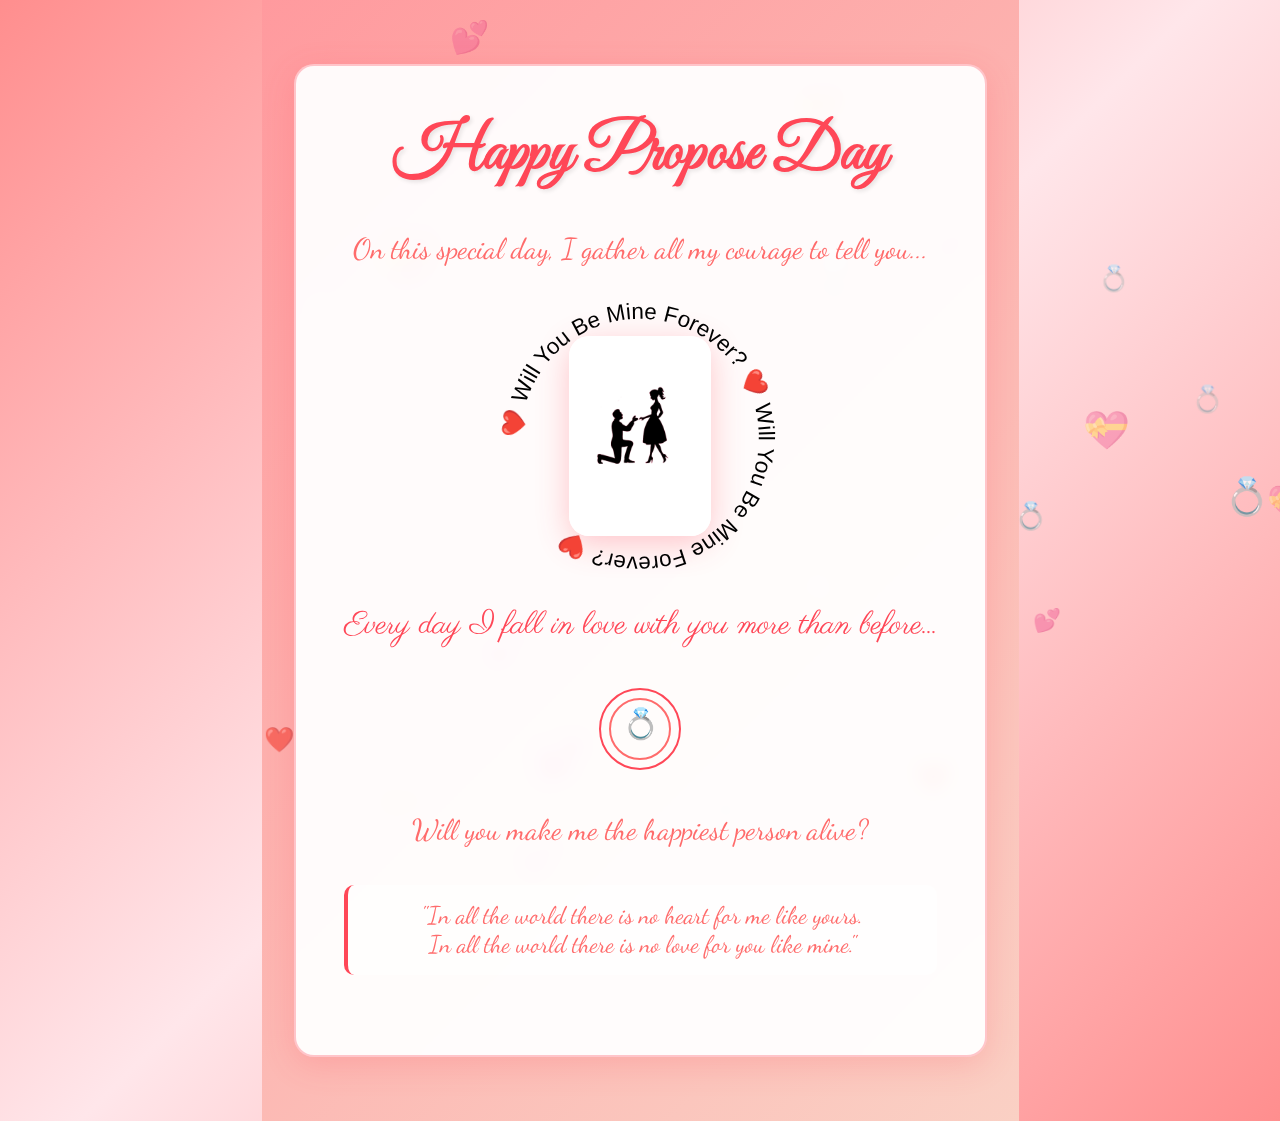
<file: days/propose-day.html>
<!DOCTYPE html>
<html lang="en">
<head>
    <meta charset="UTF-8">
    <meta name="viewport" content="width=device-width, initial-scale=1.0">
    <title>Propose Day - Valentine's Week</title>
    <link rel="stylesheet" href="../styles.css">
    <link href="https://fonts.googleapis.com/css2?family=Dancing+Script:wght@700&family=Great+Vibes&family=Parisienne&display=swap" rel="stylesheet">
    <style>
        .propose-page {
            position: relative;
            overflow: hidden;
            min-height: 100vh;
            background: linear-gradient(135deg, #ff9a9e, #fad0c4);
        }

        .floating-rings {
            position: fixed;
            width: 100%;
            height: 100%;
            pointer-events: none;
            z-index: 1;
        }

        .propose-content {
            position: relative;
            z-index: 2;
            background: rgba(255, 255, 255, 0.95);
            padding: 3rem;
            border-radius: 20px;
            box-shadow: 0 8px 32px rgba(255, 71, 87, 0.2);
            backdrop-filter: blur(8px);
            border: 2px solid rgba(255, 71, 87, 0.3);
            max-width: 800px;
            margin: 2rem auto;
            text-align: center;
        }

        .propose-title {
            font-family: 'Great Vibes', cursive;
            font-size: 4rem;
            color: #ff4757;
            margin-bottom: 2rem;
            text-shadow: 2px 2px 4px rgba(0, 0, 0, 0.1);
            animation: glowText 2s ease-in-out infinite;
        }

        .propose-message {
            font-family: 'Dancing Script', cursive;
            font-size: 1.8rem;
            line-height: 1.6;
            color: #ff6b6b;
            margin: 1.5rem 0;
        }

        .romantic-text {
            font-family: 'Parisienne', cursive;
            font-size: 2rem;
            color: #ff4757;
            margin: 2rem 0;
            animation: fadeInOut 4s ease-in-out infinite;
        }

        @keyframes heartbeat {
            0%, 100% { transform: scale(1); }
            50% { transform: scale(1.1); }
        }

        @keyframes floatRing {
            0%, 100% { transform: translateY(0) rotate(0deg); }
            50% { transform: translateY(-20px) rotate(180deg); }
        }

        .ring-animation {
            animation: floatRing 4s ease-in-out infinite;
        }

        .heart-container {
            position: relative;
            margin: 2rem 0;
        }

        .floating-hearts {
            position: absolute;
            width: 100%;
            height: 100%;
            top: 0;
            left: 0;
        }

        .propose-image {
            position: relative;
            border-radius: 20px;
            box-shadow: 0 8px 32px rgba(255, 71, 87, 0.3);
            transition: transform 0.3s ease;
            max-width: 400px;
            margin: 2rem auto;
            animation: float 6s ease-in-out infinite;
            size: 30px;
        }

        @keyframes float {
            0%, 100% { transform: translateY(0); }
            50% { transform: translateY(-20px); }
        }

        .ring-border {
            position: absolute;
            width: 120%;
            height: 120%;
            top: -10%;
            left: -10%;
            animation: spin 20s linear infinite;
        }

        @keyframes spin {
            100% { transform: rotate(360deg); }
        }

        .love-quote {
            font-family: 'Dancing Script', cursive;
            font-size: 1.5rem;
            color: #ff6b6b;
            margin: 2rem 0;
            padding: 1rem;
            border-left: 4px solid #ff4757;
            background: rgba(255, 255, 255, 0.5);
            border-radius: 10px;
        }
    </style>
</head>
<body>
    <div class="propose-page">
        <div class="floating-rings" id="ringsContainer"></div>
        
        <div class="container">
            <div class="propose-content">
                <h1 class="propose-title">Happy Propose Day</h1>
                
                <p class="propose-message">On this special day, I gather all my courage to tell you...</p>
                
                <div class="heart-container">
                    <img src="../images/propose.png" alt="Propose" class="propose-image" height="200px" />
                    <svg class="ring-border" viewBox="0 0 100 100">
                        <defs>
                            <path id="circle" d="M 50,50 m -37,0 a 37,37 0 1,1 74,0 a 37,37 0 1,1 -74,0"/>
                        </defs>
                        <text font-size="7">
                            <textPath href="#circle">
                                ❤️ Will You Be Mine Forever? ❤️ Will You Be Mine Forever? ❤️
                            </textPath>
                        </text>
                    </svg>
                </div>

                <p class="romantic-text">Every day I fall in love with you more than before...</p>
                
                <svg class="ring-animation" width="100" height="100" viewBox="0 0 100 100">
                    <circle cx="50" cy="50" r="40" fill="none" stroke="#ff4757" stroke-width="2"/>
                    <circle cx="50" cy="50" r="30" fill="none" stroke="#ff6b6b" stroke-width="2"/>
                    <text x="50" y="55" text-anchor="middle" font-size="30">💍</text>
                </svg>

                <p class="propose-message">Will you make me the happiest person alive?</p>
                
                <div class="love-quote">
                    "In all the world there is no heart for me like yours.<br>
                    In all the world there is no love for you like mine."
                </div>
            </div>
        </div>
    </div>

    <script>
        function createFloatingRings() {
            const symbols = ['💍', '❤️', '💝', '💕'];
            const container = document.getElementById('ringsContainer');
            
            for(let i = 0; i < 30; i++) {
                const ring = document.createElement('div');
                ring.style.position = 'absolute';
                ring.style.left = Math.random() * 100 + 'vw';
                ring.style.top = Math.random() * 100 + 'vh';
                ring.style.fontSize = (Math.random() * 20 + 20) + 'px';
                ring.style.opacity = Math.random() * 0.5 + 0.3;
                ring.style.animation = `float ${Math.random() * 6 + 4}s ease-in-out infinite`;
                ring.style.animationDelay = Math.random() * 5 + 's';
                ring.textContent = symbols[Math.floor(Math.random() * symbols.length)];
                container.appendChild(ring);
            }
        }

        createFloatingRings();
    </script>
</body>
</html>
</file>
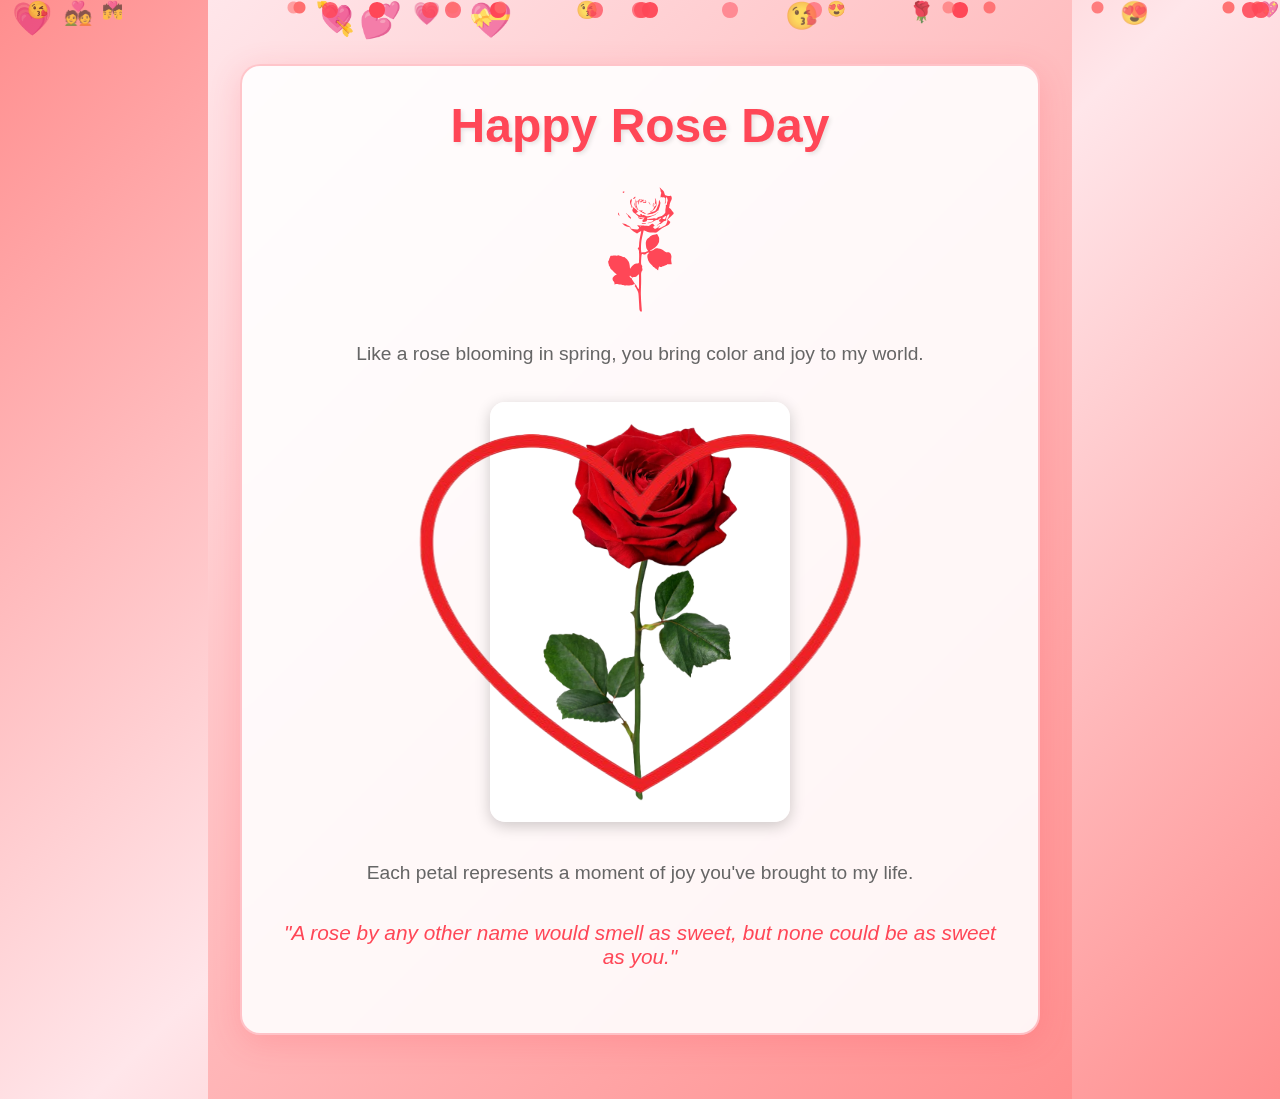
<file: days/rose-day.html>
<!DOCTYPE html>
<html lang="en">
<head>
    <meta charset="UTF-8">
    <meta name="viewport" content="width=device-width, initial-scale=1.0">
    <title>Rose Day - Valentine's Week</title>
    <link rel="stylesheet" href="../styles.css">
    <style>
        .rose-page {
            position: relative;
            overflow: hidden;
            min-height: 100vh;
            background: linear-gradient(135deg, #ffe6ea, #ff8e8e);
        }

        .floating-petals {
            position: fixed;
            width: 100%;
            height: 100%;
            pointer-events: none;
            z-index: 1;
        }

        .petal {
            position: absolute;
            animation: floatPetal 15s linear infinite;
        }

        @keyframes floatPetal {
            0% {
                transform: translateY(-10%) rotate(0deg);
                opacity: 0;
            }
            10% { opacity: 1; }
            90% { opacity: 1; }
            100% {
                transform: translateY(100vh) rotate(720deg);
                opacity: 0;
            }
        }

        .rose-content {
            position: relative;
            z-index: 2;
            background: rgba(255, 255, 255, 0.9);
            padding: 2rem;
            border-radius: 20px;
            box-shadow: 0 8px 32px rgba(255, 71, 87, 0.2);
            backdrop-filter: blur(8px);
            border: 2px solid rgba(255, 71, 87, 0.3);
            max-width: 800px;
            margin: 2rem auto;
        }

        .rose-title {
            font-size: 3rem;
            color: #ff4757;
            text-shadow: 2px 2px 4px rgba(0, 0, 0, 0.1);
            margin-bottom: 1.5rem;
            animation: glowText 2s ease-in-out infinite;
        }

        @keyframes glowText {
            0%, 100% { text-shadow: 0 0 10px rgba(255, 71, 87, 0.5); }
            50% { text-shadow: 0 0 20px rgba(255, 71, 87, 0.8); }
        }

        .rose-message {
            font-size: 1.2rem;
            line-height: 1.6;
            color: #666;
            margin: 1rem 0;
            text-align: center;
        }

        .rose-image-container {
            position: relative;
            margin: 2rem 0;
            animation: floatImage 6s ease-in-out infinite;
        }

        @keyframes floatImage {
            0%, 100% { transform: translateY(0); }
            50% { transform: translateY(-10px); }
        }

        .heart-border {
            position: absolute;
            top: 50%;
            left: 50%;
            transform: translate(-50%, -50%);
            width: 120%;
            height: 120%;
            animation: rotateBorder 20s linear infinite;
        }

        @keyframes rotateBorder {
            0% { transform: translate(-50%, -50%) rotate(0deg); }
            100% { transform: translate(-50%, -50%) rotate(360deg); }
        }

        .rose-quote {
            font-style: italic;
            color: #ff4757;
            margin: 2rem 0;
            text-align: center;
            font-size: 1.3rem;
            animation: fadeInOut 4s ease-in-out infinite;
        }

        @keyframes fadeInOut {
            0%, 100% { opacity: 0.7; }
            50% { opacity: 1; }
        }

        .floating-emoji {
            position: fixed;
            pointer-events: none;
            z-index: 0;
            opacity: 0.7;
            animation: floatingEmoji 8s linear infinite;
            font-size: 24px;
        }

        @keyframes floatingEmoji {
            0% {
                transform: translate(var(--startX), 110vh) rotate(0deg);
                opacity: 0;
            }
            10% {
                opacity: 0.7;
            }
            90% {
                opacity: 0.7;
            }
            100% {
                transform: translate(var(--endX), -10vh) rotate(var(--rotate));
                opacity: 0;
            }
        }

        .emoji-container {
            position: fixed;
            top: 0;
            left: 0;
            width: 100%;
            height: 100%;
            pointer-events: none;
            z-index: 0;
            overflow: hidden;
        }
    </style>
</head>
<body>
    <div class="rose-page">
        <div class="floating-petals" id="petalsContainer"></div>
        <div class="emoji-container" id="emojiContainer"></div>
        
        <div class="container">
            <div class="rose-content">
                <h1 class="rose-title">Happy Rose Day</h1>
                
                <!-- Decorative Rose SVG -->
                <img class="decorative-rose" src="../images/rose1.svg" alt="Decorative Rose" style="width: 100px; height: auto; margin: 0 auto;">

                <p class="rose-message">Like a rose blooming in spring, you bring color and joy to my world.</p>
                
                <div class="rose-image-container">
                    <!-- Heart Border SVG -->
                    <img class="heart-border" src="../images/heart.png" alt="Heart Border" style="width: auto; height: auto;">
                        
                
                    <img src="../images/rose.png" alt="Rose" style="max-width: 300px; border-radius: 15px; box-shadow: 0 4px 15px rgba(0,0,0,0.2);">
                </div>

                <p class="rose-message">Each petal represents a moment of joy you've brought to my life.</p>
                
                <p class="rose-quote">"A rose by any other name would smell as sweet, but none could be as sweet as you."</p>
            </div>
        </div>
    </div>

    <script>
        // Create floating rose petals
        function createPetals() {
            const container = document.getElementById('petalsContainer');
            const petalSVGs = [
                '<svg width="20" height="20" viewBox="0 0 100 100"><path fill="#ff4757" d="M50,90 C10,90 10,50 10,50 C10,10 50,10 50,10 C50,10 90,10 90,50 C90,50 90,90 50,90 Z"/></svg>',
                '<svg width="15" height="15" viewBox="0 0 100 100"><path fill="#ff6b6b" d="M50,90 C10,90 10,50 10,50 C10,10 50,10 50,10 C50,10 90,10 90,50 C90,50 90,90 50,90 Z"/></svg>'
            ];

            for(let i = 0; i < 30; i++) {
                const petal = document.createElement('div');
                petal.className = 'petal';
                petal.innerHTML = petalSVGs[Math.floor(Math.random() * petalSVGs.length)];
                petal.style.left = Math.random() * 100 + 'vw';
                petal.style.animationDelay = Math.random() * 15 + 's';
                petal.style.opacity = Math.random() * 0.5 + 0.5;
                container.appendChild(petal);
            }
        }

        // Add emoji animation
        function createFloatingEmojis() {
            const emojis = ['❤️', '💝', '💖', '💗', '💓', '💞', '💕', '💘', '🌹', '😍', '🥰', '💑', '💏', '😘', '💋'];
            const container = document.getElementById('emojiContainer');

            function createEmoji() {
                const emoji = document.createElement('div');
                emoji.className = 'floating-emoji';
                emoji.textContent = emojis[Math.floor(Math.random() * emojis.length)];
                
                // Random start and end positions
                const startX = Math.random() * 100 + 'vw';
                const endX = (Math.random() - 0.5) * 50 + 'vw';
                const rotate = Math.random() * 720 - 360 + 'deg';
                
                emoji.style.setProperty('--startX', startX);
                emoji.style.setProperty('--endX', endX);
                emoji.style.setProperty('--rotate', rotate);
                emoji.style.left = startX;
                emoji.style.animationDelay = Math.random() * 5 + 's';
                emoji.style.fontSize = (Math.random() * 20 + 15) + 'px';
                
                container.appendChild(emoji);
                
                // Remove emoji after animation completes
                emoji.addEventListener('animationend', () => {
                    emoji.remove();
                });
            }

            // Create new emoji every 800ms
            setInterval(createEmoji, 800);
            
            // Create initial batch of emojis
            for(let i = 0; i < 15; i++) {
                createEmoji();
            }
        }

        // Initialize both animations
        createPetals();
        createFloatingEmojis();
    </script>
</body>
</html>
</file>
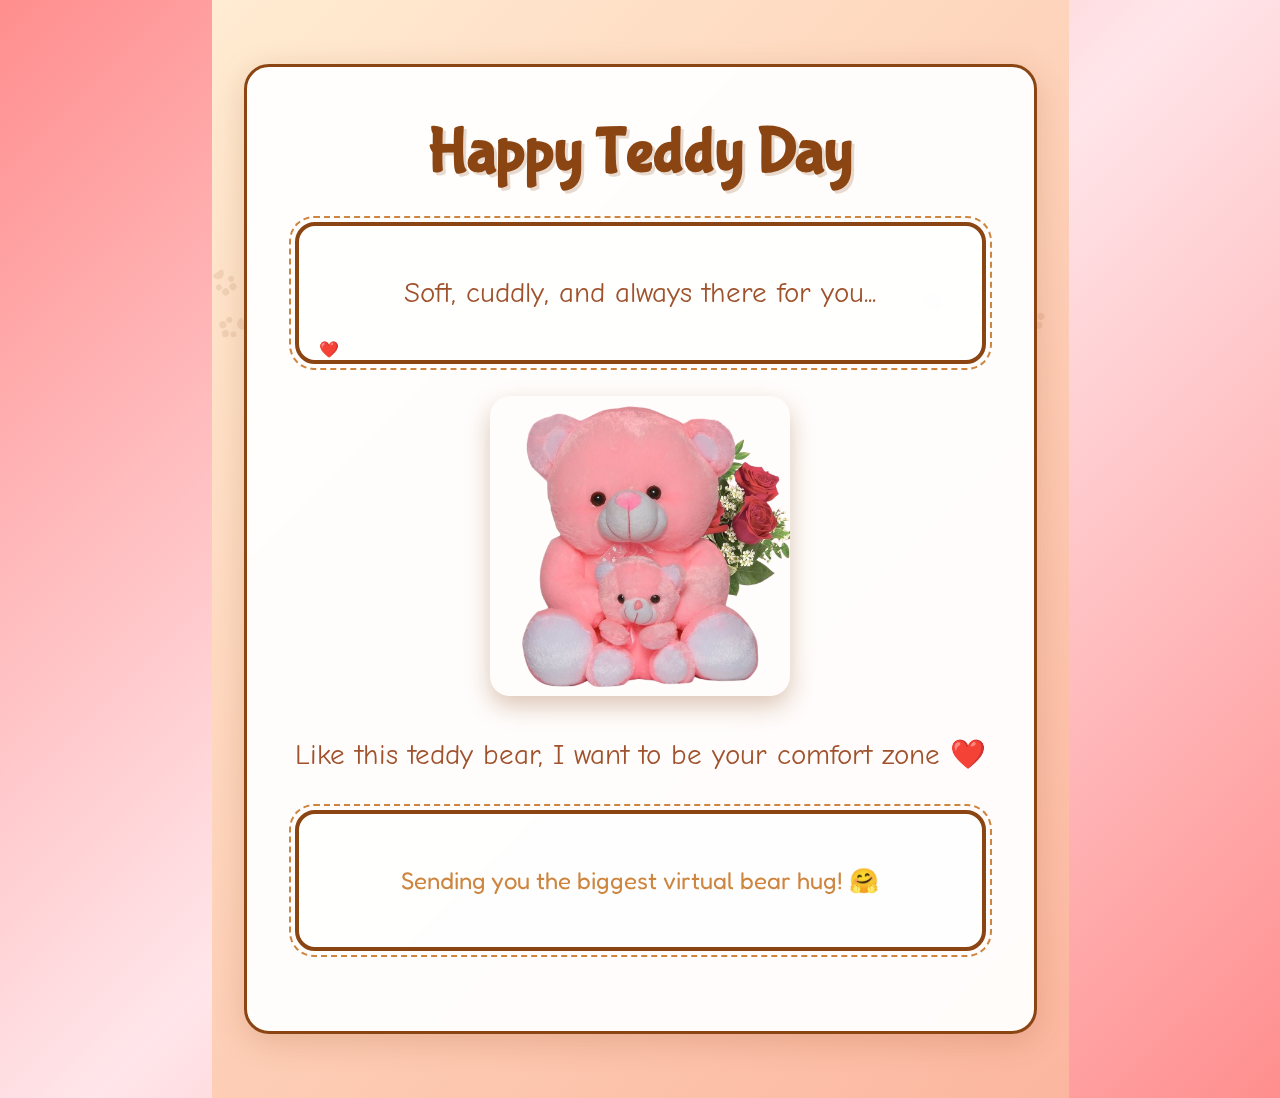
<file: days/teddy-day.html>
<!DOCTYPE html>
<html lang="en">
<head>
    <meta charset="UTF-8">
    <meta name="viewport" content="width=device-width, initial-scale=1.0">
    <title>Teddy Day - Valentine's Week</title>
    <link rel="stylesheet" href="../styles.css">
    <link href="https://fonts.googleapis.com/css2?family=Bubblegum+Sans&family=Fredoka+One&family=Comic+Neue:wght@700&display=swap" rel="stylesheet">
    <style>
        .teddy-page {
            position: relative;
            overflow: hidden;
            min-height: 100vh;
            background: linear-gradient(135deg, #ffecd2, #fcb69f);
        }

        .teddy-content {
            position: relative;
            z-index: 2;
            background: rgba(255, 255, 255, 0.95);
            padding: 3rem;
            border-radius: 25px;
            box-shadow: 0 8px 32px rgba(139, 69, 19, 0.2);
            backdrop-filter: blur(8px);
            border: 3px solid #8B4513;
            max-width: 800px;
            margin: 2rem auto;
            text-align: center;
        }

        .teddy-title {
            font-family: 'Bubblegum Sans', cursive;
            font-size: 4rem;
            color: #8B4513;
            margin-bottom: 2rem;
            text-shadow: 3px 3px 0px rgba(139, 69, 19, 0.2);
            animation: bounce 2s ease-in-out infinite;
        }

        .teddy-message {
            font-family: 'Comic Neue', cursive;
            font-size: 1.8rem;
            line-height: 1.6;
            color: #A0522D;
            margin: 1.5rem 0;
        }

        .teddy-image-container {
            position: relative;
            margin: 2rem 0;
            animation: float 6s ease-in-out infinite;
        }

        .teddy-quote {
            font-family: 'Fredoka One', cursive;
            font-size: 1.5rem;
            color: #CD853F;
            margin: 2rem 0;
            animation: colorChange 4s ease-in-out infinite;
        }

        @keyframes bounce {
            0%, 100% { transform: translateY(0); }
            50% { transform: translateY(-10px); }
        }

        @keyframes float {
            0%, 100% { transform: translateY(0) rotate(0deg); }
            50% { transform: translateY(-15px) rotate(3deg); }
        }

        @keyframes colorChange {
            0%, 100% { color: #CD853F; }
            50% { color: #8B4513; }
        }

        .paw-print {
            position: absolute;
            opacity: 0.1;
            transform: rotate(var(--rotation));
        }

        .floating-emoji {
            position: fixed;
            pointer-events: none;
            z-index: 1;
            animation: floatEmoji 15s linear infinite;
            opacity: 0;
        }

        @keyframes floatEmoji {
            0% {
                transform: translate(var(--startX), 120vh) rotate(0deg);
                opacity: 0;
            }
            10% { opacity: 0.7; }
            90% { opacity: 0.7; }
            100% {
                transform: translate(var(--endX), -20vh) rotate(var(--rotation));
                opacity: 0;
            }
        }

        .teddy-border {
            position: relative;
            padding: 20px;
            border: 4px solid #8B4513;
            border-radius: 20px;
            background: rgba(255, 255, 255, 0.7);
            margin: 2rem 0;
        }

        .teddy-border::before {
            content: '';
            position: absolute;
            inset: -10px;
            border: 2px dashed #CD853F;
            border-radius: 25px;
            animation: rotate 20s linear infinite;
        }

        @keyframes rotate {
            100% { transform: rotate(360deg); }
        }

        .heart-trail {
            position: absolute;
            pointer-events: none;
        }
    </style>
</head>
<body>
    <div class="teddy-page">
        <div id="emojiContainer"></div>
        
        <div class="container">
            <div class="teddy-content">
                <h1 class="teddy-title">Happy Teddy Day</h1>
                
                <div class="teddy-border">
                    <p class="teddy-message">Soft, cuddly, and always there for you...</p>
                    <div class="heart-trail">❤️</div>
                </div>
                
                <div class="teddy-image-container">
                    <img src="../images/teddy1.png" alt="Teddy" style="max-width: 300px; border-radius: 20px; box-shadow: 0 10px 25px rgba(139, 69, 19, 0.3);">
                </div>

                <p class="teddy-message">Like this teddy bear, I want to be your comfort zone ❤️</p>
                
                <div class="teddy-border">
                    <p class="teddy-quote">Sending you the biggest virtual bear hug! 🤗</p>
                </div>
            </div>
        </div>
    </div>

    <script>
        function createFloatingEmojis() {
            const emojis = ['🧸', '❤️', '🤗', '💝', '💕', '✨', '🌟', '💫', '🎀'];
            const container = document.getElementById('emojiContainer');
            
            function createEmoji() {
                const emoji = document.createElement('div');
                emoji.className = 'floating-emoji';
                emoji.textContent = emojis[Math.floor(Math.random() * emojis.length)];
                
                const startX = Math.random() * 100 + 'vw';
                const endX = (Math.random() - 0.5) * 50 + 'vw';
                const rotation = Math.random() * 360 + 'deg';
                
                emoji.style.setProperty('--startX', startX);
                emoji.style.setProperty('--endX', endX);
                emoji.style.setProperty('--rotation', rotation);
                emoji.style.left = startX;
                emoji.style.fontSize = (Math.random() * 20 + 20) + 'px';
                
                container.appendChild(emoji);
                
                emoji.addEventListener('animationend', () => {
                    emoji.remove();
                });
            }

            // Create initial batch
            for(let i = 0; i < 15; i++) {
                createEmoji();
            }

            // Continue creating emojis
            setInterval(createEmoji, 1000);
        }

        function createPawPrints() {
            const pawSVG = `<svg width="30" height="30" viewBox="0 0 100 100">
                <path fill="#8B4513" d="M50,25 C60,25 70,15 70,5 C70,-5 30,-5 30,5 C30,15 40,25 50,25 Z"/>
                <circle fill="#8B4513" cx="25" cy="45" r="10"/>
                <circle fill="#8B4513" cx="75" cy="45" r="10"/>
                <circle fill="#8B4513" cx="35" cy="70" r="12"/>
                <circle fill="#8B4513" cx="65" cy="70" r="12"/>
            </svg>`;

            const container = document.querySelector('.teddy-page');
            
            for(let i = 0; i < 10; i++) {
                const paw = document.createElement('div');
                paw.className = 'paw-print';
                paw.innerHTML = pawSVG;
                paw.style.top = Math.random() * 100 + 'vh';
                paw.style.left = Math.random() * 100 + 'vw';
                paw.style.setProperty('--rotation', Math.random() * 360 + 'deg');
                container.appendChild(paw);
            }
        }

        createFloatingEmojis();
        createPawPrints();
    </script>
</body>
</html>
</file>
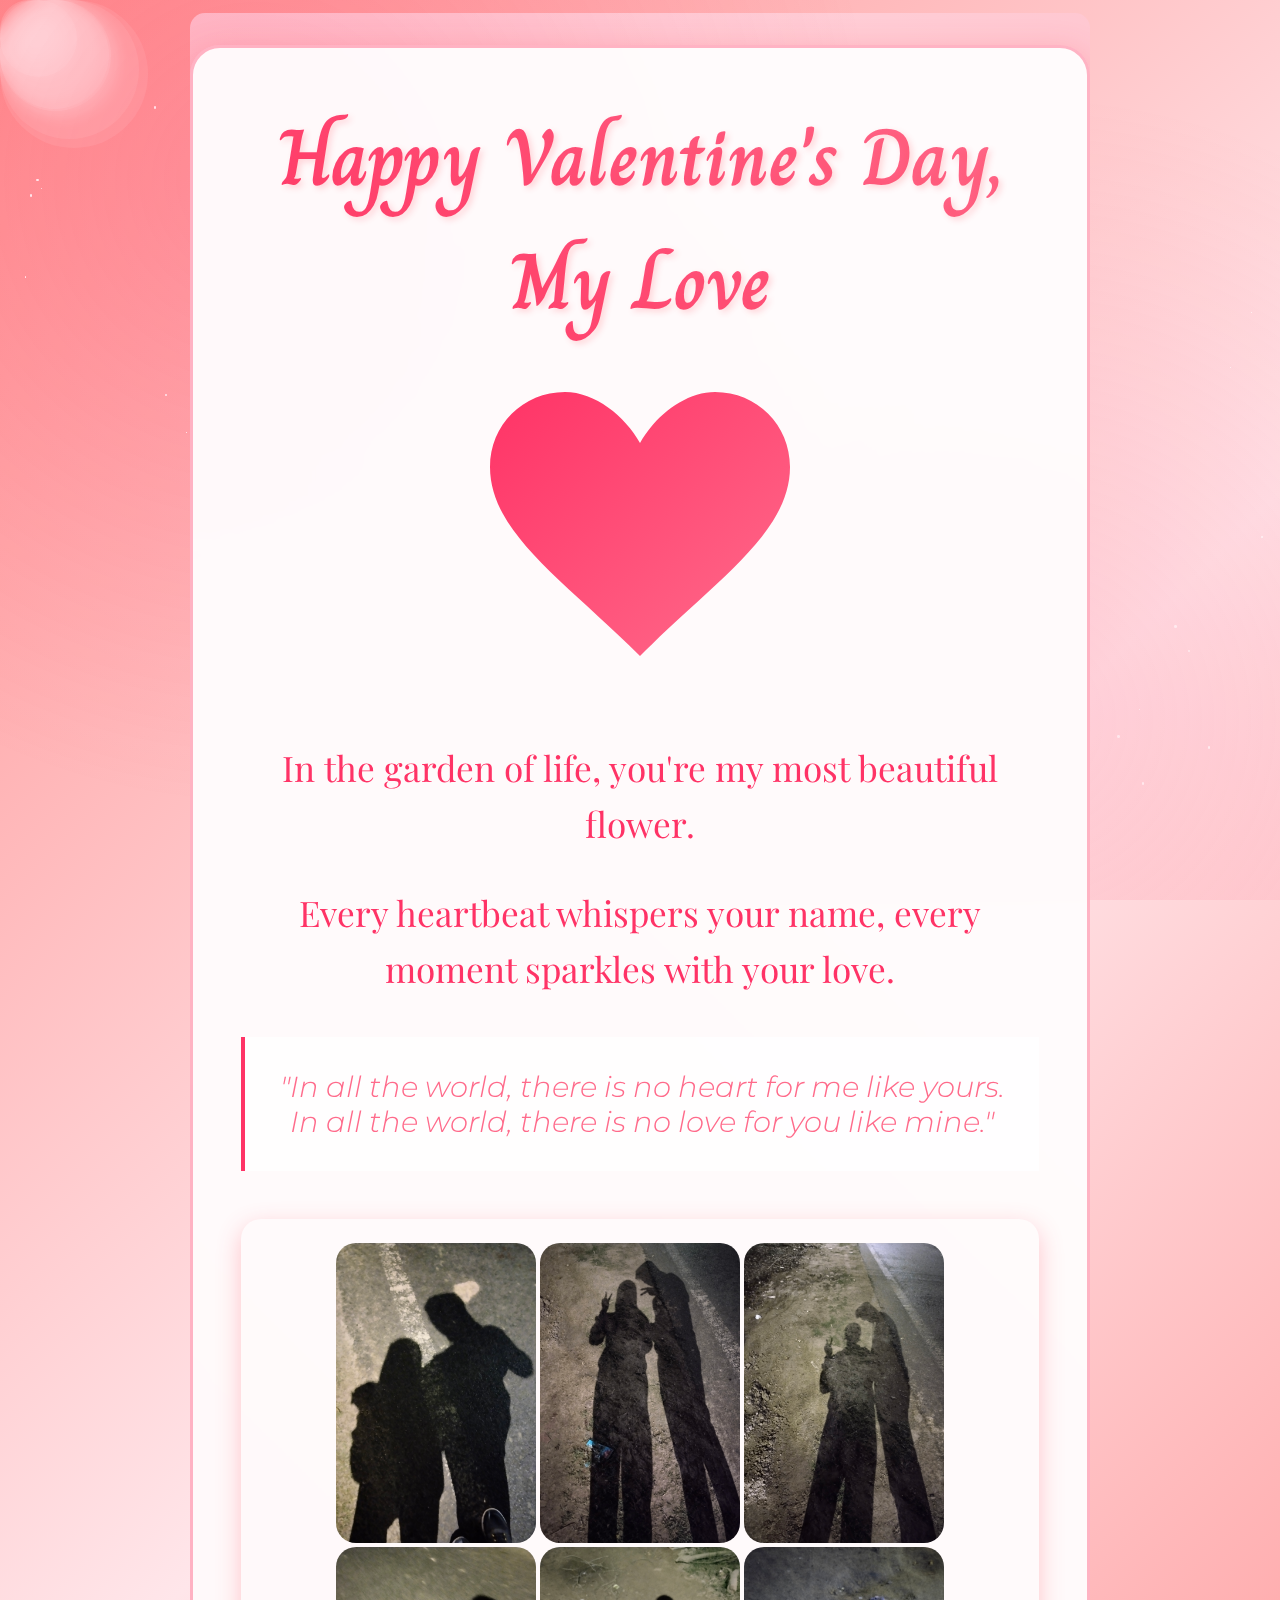
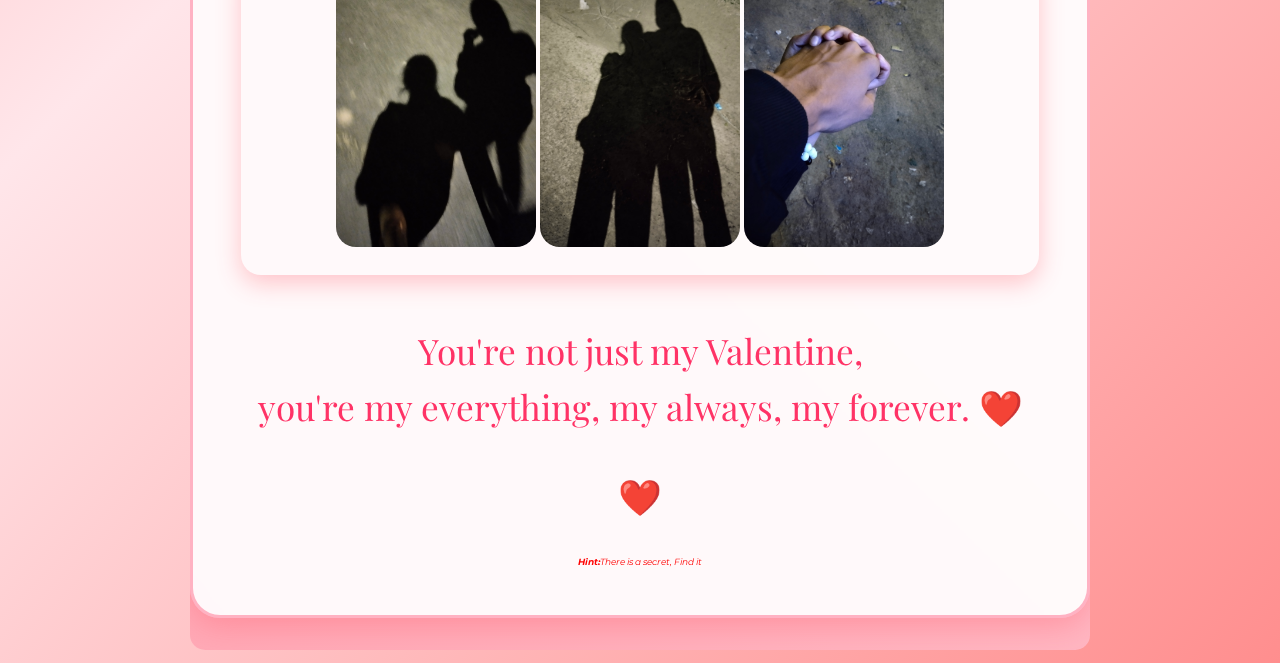
<file: days/valentine-day.html>
<!DOCTYPE html>
<html lang="en">
<head>
    <meta charset="UTF-8">
    <meta name="viewport" content="width=device-width, initial-scale=1.0">
    <title>Valentine's Day - Valentine's Week</title>
    <link rel="stylesheet" href="../styles.css">
    <link href="https://fonts.googleapis.com/css2?family=Playfair+Display:ital,wght@0,400;0,700;1,400&family=Montserrat:wght@300;400;600&family=Charm:wght@400;700&display=swap" rel="stylesheet">
    <style>
        body{
            margin: 3px;
            padding: 10px;
            border-radius: 10px;
           
            box-sizing: border-box;
            font-family: 'Montserrat', sans-serif;
            overflow-x: hidden;
        }
        .valentine-page {
            border-radius: 15px;
            position: relative;
            min-height: 100vh;
            background: linear-gradient(
                45deg, 
                #ff3366, 
                #ff6b8b, 
                #ffa3b1, 
                #ffd1d9,
                #ff8da1
            );
            background-size: 400% 400%;
            animation: gradientBG 15s ease infinite;
            overflow: hidden;
        }

        .love-content {
            position: relative;
            z-index: 2;
            background: rgba(255, 255, 255, 0.92);
            padding: 3rem;
            border-radius: 30px;
            box-shadow: 0 8px 32px rgba(255, 71, 87, 0.3);
            backdrop-filter: blur(8px);
            border: 3px solid rgba(255, 107, 139, 0.5);
            max-width: 900px;
            margin: 2rem auto;
            text-align: center;
        }

        .valentine-title {
            font-family: 'Charm', cursive;
            font-size: clamp(3.5rem, 8vw, 5rem);
            background: linear-gradient(45deg, #ff3366, #ff6b8b);
            -webkit-background-clip: text;
            -webkit-text-fill-color: transparent;
            margin-bottom: 2rem;
            text-shadow: 3px 3px 6px rgba(255, 71, 87, 0.2);
            animation: titlePulse 3s ease-in-out infinite;
        }

        .love-message {
            font-family: 'Playfair Display', serif;
            font-size: clamp(1.5rem, 4vw, 2.2rem);
            line-height: 1.6;
            color: #ff3366;
            margin: 2rem 0;
            animation: messageFloat 5s ease-in-out infinite;
        }

        .love-quote {
            font-family: 'Montserrat', sans-serif;
            font-size: clamp(1.2rem, 3vw, 1.8rem);
            font-weight: 300;
            font-style: italic;
            color: #ff6b8b;
            margin: 2.5rem 0;
            padding: 2rem;
            border-left: 4px solid #ff3366;
            background: rgba(255, 255, 255, 0.8);
            animation: quoteGlow 4s ease-in-out infinite;
        }

        .heart-container {
            position: relative;
            width: 300px;
            height: 300px;
            margin: 3rem auto;
            animation: containerFloat 6s ease-in-out infinite;
        }

        .floating-hearts {
            position: fixed;
            width: 100vw;
            height: 100vh;
            pointer-events: none;
            z-index: 1;
        }

        .floating-heart {
            position: absolute;
            opacity: 0;
            animation: heartFloat var(--duration) ease-in-out infinite;
        }

        @keyframes titlePulse {
            0%, 100% { transform: scale(1); filter: brightness(1); }
            50% { transform: scale(1.05); filter: brightness(1.2); }
        }

        @keyframes messageFloat {
            0%, 100% { transform: translateY(0); }
            50% { transform: translateY(-10px); }
        }

        @keyframes quoteGlow {
            0%, 100% { box-shadow: 0 0 20px rgba(255, 107, 139, 0.2); }
            50% { box-shadow: 0 0 30px rgba(255, 107, 139, 0.4); }
        }

        @keyframes heartFloat {
            0% { 
                transform: translate(var(--startX), var(--startY)) scale(0.2) rotate(0deg);
                opacity: 0;
            }
            25% { opacity: 1; }
            75% { opacity: 1; }
            100% { 
                transform: translate(var(--endX), var(--endY)) scale(1.5) rotate(360deg);
                opacity: 0;
            }
        }

        .love-gallery {
            display: grid;
            grid-template-columns: repeat(auto-fit, minmax(250px, 1fr));
            gap: 2rem;
            margin: 3rem 0;
        }

        .gallery-item {
            position: relative;
            padding: 3%;
            overflow: hidden;
            border-radius: 20px;
            box-shadow: 0 8px 25px rgba(255, 71, 87, 0.3);
            transition: transform 0.5s ease;
        }
        .gallery-item img {
            width: 200px;
            height: 300px;
            object-fit: cover;
            border-radius: 20px;
        }

        .gallery-item:hover {
            transform: scale(1.05) rotate(2deg);
        }

        .love-button {
            font-family: 'Montserrat', sans-serif;
            font-size: 1.2rem;
            padding: 1rem 2rem;
            border: none;
            border-radius: 50px;
            background: linear-gradient(45deg, #ff3366, #ff6b8b);
            color: white;
            cursor: pointer;
            transition: all 0.3s ease;
            margin: 2rem 0;
            animation: buttonPulse 2s infinite;
        }

        @keyframes buttonPulse {
            0%, 100% { transform: scale(1); }
            50% { transform: scale(1.05); box-shadow: 0 0 20px rgba(255, 51, 102, 0.5); }
        }

        .bg-overlay {
            position: fixed;
            top: 0;
            left: 0;
            width: 100%;
            height: 100%;
            pointer-events: none;
            z-index: 1;
            background: 
                radial-gradient(circle at 20% 20%, rgba(255, 51, 102, 0.2) 0%, transparent 50%),
                radial-gradient(circle at 80% 80%, rgba(255, 107, 139, 0.2) 0%, transparent 50%);
        }

        .sparkles {
            position: fixed;
            width: 100%;
            height: 100%;
            pointer-events: none;
            z-index: 0;
        }

        .sparkle {
            position: absolute;
            background: white;
            border-radius: 50%;
            animation: sparkleAnim var(--duration) ease-in-out infinite;
        }

        .love-bubbles {
            position: fixed;
            width: 100%;
            height: 100%;
            pointer-events: none;
            z-index: 0;
        }

        .bubble {
            position: absolute;
            border-radius: 50%;
            background: rgba(255, 255, 255, 0.1);
            backdrop-filter: blur(5px);
            animation: bubbleFloat var(--duration) ease-in-out infinite;
        }

        @keyframes gradientBG {
            0% { background-position: 0% 50%; }
            50% { background-position: 100% 50%; }
            100% { background-position: 0% 50%; }
        }

        @keyframes sparkleAnim {
            0%, 100% { transform: scale(0) rotate(0deg); opacity: 0; }
            50% { transform: scale(1) rotate(180deg); opacity: var(--opacity); }
        }

        @keyframes bubbleFloat {
            0% { transform: translate(var(--startX), var(--startY)) scale(0.8); opacity: 0; }
            50% { opacity: var(--opacity); }
            100% { transform: translate(var(--endX), var(--endY)) scale(1.2); opacity: 0; }
        }

        .floating-images {
            position: fixed;
            width: 100vw; /* Changed from 100% to 100vw */
            height: 100vh; /* Changed from 100% to 100vh */
            pointer-events: none;
            z-index: 0;
            left: 0; /* Explicitly set left position */
            top: 0;  /* Explicitly set top position */
        }

        .floating-image {
            position: absolute;  /* Changed back to absolute */
            width: 50px;
            height: 50px;
            opacity: 0;
            animation: floatingImageAnim var(--duration) ease-in-out forwards;
            pointer-events: none;
            will-change: transform; /* Add performance optimization */
            transform-origin: center center;
        }

        @keyframes imageFloat {
            0% {
                transform: translate(var(--startX), 120vh) rotate(0deg) scale(0.5);
                opacity: 0;
            }
            10% {
                opacity: 0.8;
                transform: translate(var(--startX), var(--startY)) rotate(180deg) scale(1);
            }
            90% {
                opacity: 0.8;
                transform: translate(var(--endX), var(--endY)) rotate(360deg) scale(1);
            }
            100% {
                transform: translate(var(--endX), -20vh) rotate(720deg) scale(0.5);
                opacity: 0;
            }
        }

        @keyframes sideFloat {
            0% {
                transform: translate(var(--startX), var(--y)) scale(0.8) rotate(0deg);
                opacity: 0;
            }
            20% {
                opacity: 0.7;
                transform: translate(calc(var(--startX) + var(--moveX) * 0.3), var(--y)) scale(1) rotate(var(--rotate));
            }
            80% {
                opacity: 0.7;
                transform: translate(calc(var(--startX) + var(--moveX) * 0.7), var(--y)) scale(1) rotate(calc(var(--rotate) * 2));
            }
            100% {
                transform: translate(calc(var(--startX) + var(--moveX)), var(--y)) scale(0.8) rotate(calc(var(--rotate) * 3));
                opacity: 0;
            }
        }

        @keyframes floatingImageAnim {
            0% {
                transform: translate3d(var(--startX), var(--startY), 0) scale(0.5) rotate(var(--startRotate));
                opacity: 0;
            }
            20% {
                opacity: 0.8;
                transform: translate3d(
                    calc(var(--startX) + var(--moveX) * 0.2),
                    calc(var(--startY) + var(--moveY) * 0.2),
                    0
                ) scale(1) rotate(calc(var(--startRotate) + var(--rotateAmount) * 0.2));
            }
            80% {
                opacity: 0.8;
                transform: translate3d(
                    calc(var(--startX) + var(--moveX) * 0.8),
                    calc(var(--startY) + var(--moveY) * 0.8),
                    0
                ) scale(1) rotate(calc(var(--startRotate) + var(--rotateAmount) * 0.8));
            }
            100% {
                transform: translate3d(
                    calc(var(--startX) + var(--moveX)),
                    calc(var(--startY) + var(--moveY)),
                    0
                ) scale(0.5) rotate(calc(var(--startRotate) + var(--rotateAmount)));
                opacity: 0;
            }
        }

        /* Add this new class to ensure container is full width */
        .full-screen-container {
            position: fixed;
            width: 100%;
            height: 100%;
            left: 0;
            top: 0;
            overflow: hidden;
            pointer-events: none;
        }

        .secret-trigger {
            cursor: pointer;
            position: relative;
            display: inline-block;
        }

        .secret-message {
            position: fixed;
            top: 50%;
            left: 50%;
            transform: translate(-50%, -50%);
            background: rgba(255, 255, 255, 0.95);
            padding: 2rem;
            border-radius: 20px;
            box-shadow: 0 0 50px rgba(255, 51, 102, 0.5);
            z-index: 1000;
            max-width: 90vw;
            width: 400px;
            text-align: center;
            display: none;
            animation: messagePopup 0.5s ease-out;
            border: 3px solid #ff3366;
        }

        .secret-message.show {
            display: block;
        }

        .secret-content {
            font-family: 'Dancing Script', cursive;
            font-size: 1.5rem;
            color: #ff3366;
            margin: 1rem 0;
            line-height: 1.6;
        }

        .close-secret {
            position: absolute;
            top: 10px;
            right: 10px;
            background: none;
            border: none;
            font-size: 1.5rem;
            cursor: pointer;
            color: #ff3366;
        }

        @keyframes messagePopup {
            from {
                transform: translate(-50%, -50%) scale(0.5);
                opacity: 0;
            }
            to {
                transform: translate(-50%, -50%) scale(1);
                opacity: 1;
            }
        }

        .secret-trigger:hover {
            animation: pulseHeart 1s infinite;
        }

        @keyframes pulseHeart {
            0%, 100% { transform: scale(1); }
            50% { transform: scale(1.2); }
        }
    </style>
</head>
<body>
    
    <div class="valentine-page">
        <div class="full-screen-container">
            <div class="bg-overlay"></div>
            <div class="floating-images" id="imageContainer"></div>
            <div class="sparkles" id="sparklesContainer"></div>
            <div class="love-bubbles" id="bubblesContainer"></div>
            <div class="floating-hearts" id="heartsContainer"></div>
        </div>
        
        <div class="love-content">
            <h1 class="valentine-title">Happy Valentine's Day, My Love</h1>

            <div class="heart-container">
                <svg viewBox="0 0 100 100">
                    <defs>
                        <linearGradient id="loveGradient" x1="0%" y1="0%" x2="100%" y2="100%">
                            <stop offset="0%" style="stop-color:#ff3366" />
                            <stop offset="100%" style="stop-color:#ff6b8b" />
                        </linearGradient>
                    </defs>
                    <path fill="url(#loveGradient)" d="M50,88 C25,63 0,47 0,25 C0,11 11,0 25,0 C35,0 45,8 50,17 C55,8 65,0 75,0 C89,0 100,11 100,25 C100,47 75,63 50,88" />
                </svg>
            </div>

            <p class="love-message">In the garden of life, you're my most beautiful flower.</p>
            <p class="love-message">Every heartbeat whispers your name, every moment sparkles with your love.</p>

            <div class="love-quote">
                "In all the world, there is no heart for me like yours.<br>
                In all the world, there is no love for you like mine."
            </div>

            <div class="love-gallery">
                <!-- Add your gallery images here -->
                <div class="gallery-item">
                    <img src="../photos/Valentine_10.jpg" alt="Love Image">
                    <img src="../photos/Valentine_11.jpg" alt="Valentine's Day Image">
                    <img src="../photos/Valentine_12.jpg" alt="Couple Image">
                    <img src="../photos/Valentine_13.jpg" alt="Love Image">
                    <img src="../photos/Valentine_14.jpg" alt="Valentine's Day Image">
                    <img src="../photos/Valentine_15.jpg" alt="Couple Image">
                </div>
            </div>
             
            <p class="love-message">You're not just my Valentine,<br>you're my everything, my always, my forever. ❤️</p>
            <p class="love-message">
                <span class="secret-trigger" onclick="checkSecret()">❤️</span>
            </p>
            <p style="font-style: italic; font-weight: strong; text-align: center; color:red; font-size: xx-small;"><b>Hint:</b>There is a secret, Find it</p>
        </div>
    </div>

    <div class="secret-message" id="secretMessage">
        <button class="close-secret" onclick="closeSecret()">×</button>
        <div class="secret-content">
            <p>My dearest Tannu,</p>
            <p>You are the most precious gift life has given me. Every moment with you is pure magic.</p>
            <p>I love you more than words can express. You're my today and all of my tomorrows.</p>
            <p>Forever yours,<br>Nitin ❤️</p>
            
            <img src="../images/ring.png" alt="Valentine's Day Image" style="max-width: 100%;  height:100px; border-radius: 10px; margin-top: 1rem;">
            <p>This is  for you My Love.</p>
        </div>
    </div>

    <script>
        // Replace existing animation creation functions with these improved versions
        function createFloatingHearts(intense = false) {
            const container = document.getElementById('heartsContainer');
            const colors = ['#ff3366', '#ff6b8b', '#ff8da1', '#ffb3c1'];
            
            function createHeart() {
                const heart = document.createElement('div');
                heart.className = 'floating-heart';
                
                // New distribution logic to cover entire width
                const startX = Math.random() * 100 + 'vw';
                const endX = ((Math.random() - 0.5) * 100) + 'vw'; // This allows movement to both left and right
                const duration = Math.random() * 4 + 6;
                
                heart.style.setProperty('--startX', startX);
                heart.style.setProperty('--startY', '110vh');
                heart.style.setProperty('--endX', endX);
                heart.style.setProperty('--endY', '-10vh');
                heart.style.setProperty('--duration', `${duration}s`);
                
                heart.innerHTML = `<svg width="20" height="20" viewBox="0 0 100 100">
                    <path fill="${colors[Math.floor(Math.random() * colors.length)]}" 
                          d="M50,88 C25,63 0,47 0,25 C0,11 11,0 25,0 C35,0 45,8 50,17 C55,8 65,0 75,0 C89,0 100,11 100,25 C100,47 75,63 50,88" />
                </svg>`;
                
                container.appendChild(heart);
                heart.addEventListener('animationend', () => heart.remove());

                // Increase frequency for intense mode
                if (intense) {
                    heart.style.setProperty('--duration', `${Math.random() * 2 + 2}s`);
                }
            }

            // Create hearts more frequently
            const frequency = intense ? 100 : 200;
            const initialHearts = intense ? 30 : 20;
            
            setInterval(createHeart, frequency);
            for(let i = 0; i < initialHearts; i++) {
                setTimeout(() => createHeart(), i * 150);
            }
        }

        function createSparkles() {
            const container = document.getElementById('sparklesContainer');
            
            function createSparkle() {
                const sparkle = document.createElement('div');
                sparkle.className = 'sparkle';
                
                // Ensure coverage of entire width
                sparkle.style.left = Math.random() * 100 + 'vw';
                sparkle.style.top = Math.random() * 100 + 'vh';
                sparkle.style.width = Math.random() * 3 + 'px';
                sparkle.style.height = sparkle.style.width;
                sparkle.style.setProperty('--duration', (Math.random() * 2 + 1) + 's');
                sparkle.style.setProperty('--opacity', Math.random() * 0.5 + 0.3);
                
                container.appendChild(sparkle);
                setTimeout(() => sparkle.remove(), 3000);
            }

            // Create sparkles more frequently
            setInterval(createSparkle, 50);
            
            // Create more initial sparkles
            for(let i = 0; i < 40; i++) createSparkle();
        }

        function createBubbles() {
            const container = document.getElementById('bubblesContainer');
            
            function createBubble() {
                const bubble = document.createElement('div');
                bubble.className = 'bubble';
                
                const size = Math.random() * 100 + 50;
                bubble.style.width = size + 'px';
                bubble.style.height = size + 'px';
                
                // Ensure full width coverage
                const startX = Math.random() * 100 + 'vw';
                const startY = Math.random() * 100 + 'vh';
                const moveX = (Math.random() - 0.5) * window.innerWidth + 'px';
                const moveY = (Math.random() - 0.5) * window.innerHeight + 'px';
                
                bubble.style.setProperty('--startX', startX);
                bubble.style.setProperty('--startY', startY);
                bubble.style.setProperty('--endX', moveX);
                bubble.style.setProperty('--endY', moveY);
                bubble.style.setProperty('--duration', (Math.random() * 5 + 5) + 's');
                bubble.style.setProperty('--opacity', Math.random() * 0.3 + 0.1);
                
                container.appendChild(bubble);
                setTimeout(() => bubble.remove(), 10000);
            }

            // Create bubbles more frequently
            setInterval(createBubble, 300);
            
            // Create more initial bubbles
            for(let i = 0; i < 25; i++) {
                setTimeout(() => createBubble(), i * 100);
            }
        }

        function createFloatingImages() {
            const container = document.getElementById('imageContainer');
            const images = [
                '../images/cupid.png',
                '../images/letter.png',
                '../images/lovebird.png',
                '../images/rose2.png',
                '../images/heartballon.png',
                '../images/choclate.png'
            ];
            
            function createImage() {
                const img = document.createElement('img');
                img.className = 'floating-image';
                img.src = images[Math.floor(Math.random() * images.length)];
                
                // Updated positioning logic to ensure full coverage
                const screenWidth = window.innerWidth;
                const screenHeight = window.innerHeight;
                
                // Random starting position including negative space
                const startX = (Math.random() * (screenWidth + 200) - 100) + 'px';
                const startY = (Math.random() * (screenHeight + 200) - 100) + 'px';
                
                // Ensure movement covers entire screen
                const moveX = (Math.random() - 0.5) * screenWidth * 1.5 + 'px';
                const moveY = (Math.random() - 0.5) * screenHeight * 1.5 + 'px';
                
                const startRotate = Math.random() * 360;
                const rotateAmount = Math.random() * 720 - 220;
                const duration = (Math.random() * 3 + 8) + 's';
                
                img.style.setProperty('--startX', startX);
                img.style.setProperty('--startY', startY);
                img.style.setProperty('--moveX', moveX);
                img.style.setProperty('--moveY', moveY);
                img.style.setProperty('--startRotate', startRotate + 'deg');
                img.style.setProperty('--rotateAmount', rotateAmount + 'deg');
                img.style.setProperty('--duration', duration);
                
                container.appendChild(img);
                
                setTimeout(() => img.remove(), parseFloat(duration) * 1000);
            }

            // Create new images more frequently
            setInterval(createImage, 400); // Adjusted timing
            
            // Create more initial images with better distribution
            for(let i = 0; i < 20; i++) {
                setTimeout(createImage, i * 100);
            }
        }

        // Initialize all animations
        window.addEventListener('DOMContentLoaded', () => {
            createFloatingHearts();
            createSparkles();
            createBubbles();
            createFloatingImages();
        });

        // Add this to your existing script section
        function checkSecret() {
            const answer = prompt("What's my favorite name for you? (Hint: It starts with 'P')");
            const correctAnswer = "Pagalo"; // Change this to your desired secret password
            
            if (answer && answer.toLowerCase() === correctAnswer.toLowerCase()) {
                showSecret();
            } else {
                alert("That's not quite right! Try again, my love! 💕");
            }
        }

        function showSecret() {
            const message = document.getElementById('secretMessage');
            message.classList.add('show');
            
            // Add floating hearts animation when message shows
            createFloatingHearts(true); // Intense hearts animation
        }

        function closeSecret() {
            const message = document.getElementById('secretMessage');
            message.classList.remove('show');
        }

        // Close secret message when clicking outside
        window.addEventListener('click', function(e) {
            const message = document.getElementById('secretMessage');
            if (e.target !== message && !message.contains(e.target) && 
                !e.target.classList.contains('secret-trigger')) {
                closeSecret();
            }
        });
    </script>
</body>
</html>
</file>
<file: styles.css>
* {
    margin: 0;
    padding: 0;
    box-sizing: border-box;
}

body {
    font-family: 'Arial', sans-serif;
    background: linear-gradient(135deg, #ff8e8e, #ffe6ea, #ff8e8e);
    min-height: 100vh;
    display: flex;
    justify-content: center;
    align-items: center;
}

.container {
    text-align: center;
    padding: 2rem;
}

h1 {
    color: white;
    margin-bottom: 2rem;
    text-shadow: 2px 2px 4px rgba(0,0,0,0.2);
}

.days-grid {
    display: grid;
    grid-template-columns: repeat(auto-fit, minmax(200px, 1fr));
    gap: 1.5rem;
    max-width: 1200px;
    margin: 0 auto;
}

.day-card {
    background: rgba(255,255,255,0.9);
    padding: 2rem;
    border-radius: 10px;
    text-decoration: none;
    color: #ff4757;
    font-weight: bold;
    transition: transform 0.3s;
    border:#ff4757  2px solid;
    box-shadow: 0 4px 15px rgba(0,0,0,0.1);
    transform: none;
    opacity: 1;
    transition: all 0.3s ease;
    position: relative;
    padding: 1.5rem;
    display: flex;
    flex-direction: column;
    align-items: center;
    gap: 0.5rem;
    backdrop-filter: blur(10px);
}

.day-card .date {
    font-size: 0.9rem;
    color: #666;
    margin-top: 0.5rem;
}

.day-card:hover {
    transform: translateY(-5px);
}

.day-content {
    background: white;
    padding: 2rem;
    border-radius: 15px;
    box-shadow: 0 4px 15px rgba(0,0,0,0.1);
    max-width: 600px;
    margin: 0 auto;
}

.timeline-container {
    position: relative;
    max-width: 1200px;
    margin: 0 auto;
    padding: 4rem 2rem;
    min-height: 100vh;
}

.progress-bar {
    position: absolute;
    left: 50%;
    transform: translateX(-50%);
    width: 6px;
    height: calc(100% - 100px);
    background: rgba(255, 255, 255, 0.3);
    border-radius: 3px;
    box-shadow: 0 0 10px rgba(255,255,255,0.3);
    top: 50px;
}

.progress {
    position: absolute;
    top: 0;
    width: 100%;
    background: linear-gradient(to bottom, #ff4757, #ff6b6b);
    transition: height 1s ease-in-out;
    border-radius: 3px;
    box-shadow: 0 0 15px rgba(255,71,87,0.5);
}

.days-timeline {
    position: relative;
    display: flex;
    flex-direction: column;
    gap: 6rem;
    padding: 2rem 0;
    justify-content: flex-start;
}

.timeline-item {
    display: flex;
    align-items: center;
    position: relative;
    width: 100%;
    min-height: 80px; /* Reduced from 120px for better spacing */
    margin: 10px 0;
}

.timeline-item::before {
    content: '';
    position: absolute;
    left: 50%;
    width: 24px;
    height: 24px;
    background: white;
    border: 4px solid #ff4757;
    border-radius: 50%;
    transform: translateX(-50%);
    z-index: 1;
    box-shadow: 0 0 10px rgba(255,71,87,0.5);
}

.date {
    position: absolute;
    right: calc(50% + 30px);
    color: white;
    font-weight: bold;
}

.timeline-content {
    position: relative;
    width: 300px;
}

.timeline-item.left .timeline-content {
    margin-right: auto;
    margin-left: 0;
    padding-right: 50px;
    transform: translateX(-50px);
}

.timeline-item.right .timeline-content {
    margin-left: auto;
    margin-right: 0;
    padding-left: 50px;
    transform: translateX(50px);
}

.day-card.disabled {
    opacity: 0.5;
    pointer-events: all !important; /* Change to allow click events for custom handling */
    filter: grayscale(1);
    cursor: not-allowed !important;
    position: relative;
    background: rgba(200,200,200,0.9);
}

.day-card.disabled::after {
    content: '🔒';
    position: absolute;
    top: 10px;
    right: 10px;
    font-size: 20px;
    z-index: 2;
}

.day-card.disabled:hover {
    transform: none !important;
    box-shadow: none !important;
    animation: shake 0.5s ease-in-out;
}

@keyframes shake {
    0%, 100% { transform: translateX(0); }
    25% { transform: translateX(-5px); }
    75% { transform: translateX(5px); }
}

.timeline-item.left .day-card:hover {
    transform: translateX(10px);
}

.timeline-item.right .day-card:hover {
    transform: translateX(-10px);
}

@media (max-width: 768px) {
    .timeline-container {
        padding: 2rem 1rem;
    }

    .date {
        font-size: 0.9rem;
    }

    .timeline-content {
        width: 200px;
    }

    .timeline-item.left .timeline-content,
    .timeline-item.right .timeline-content {
        transform: translateX(0);
    }
    
    .days-timeline {
        gap: 4rem;
    }
}
</file>
